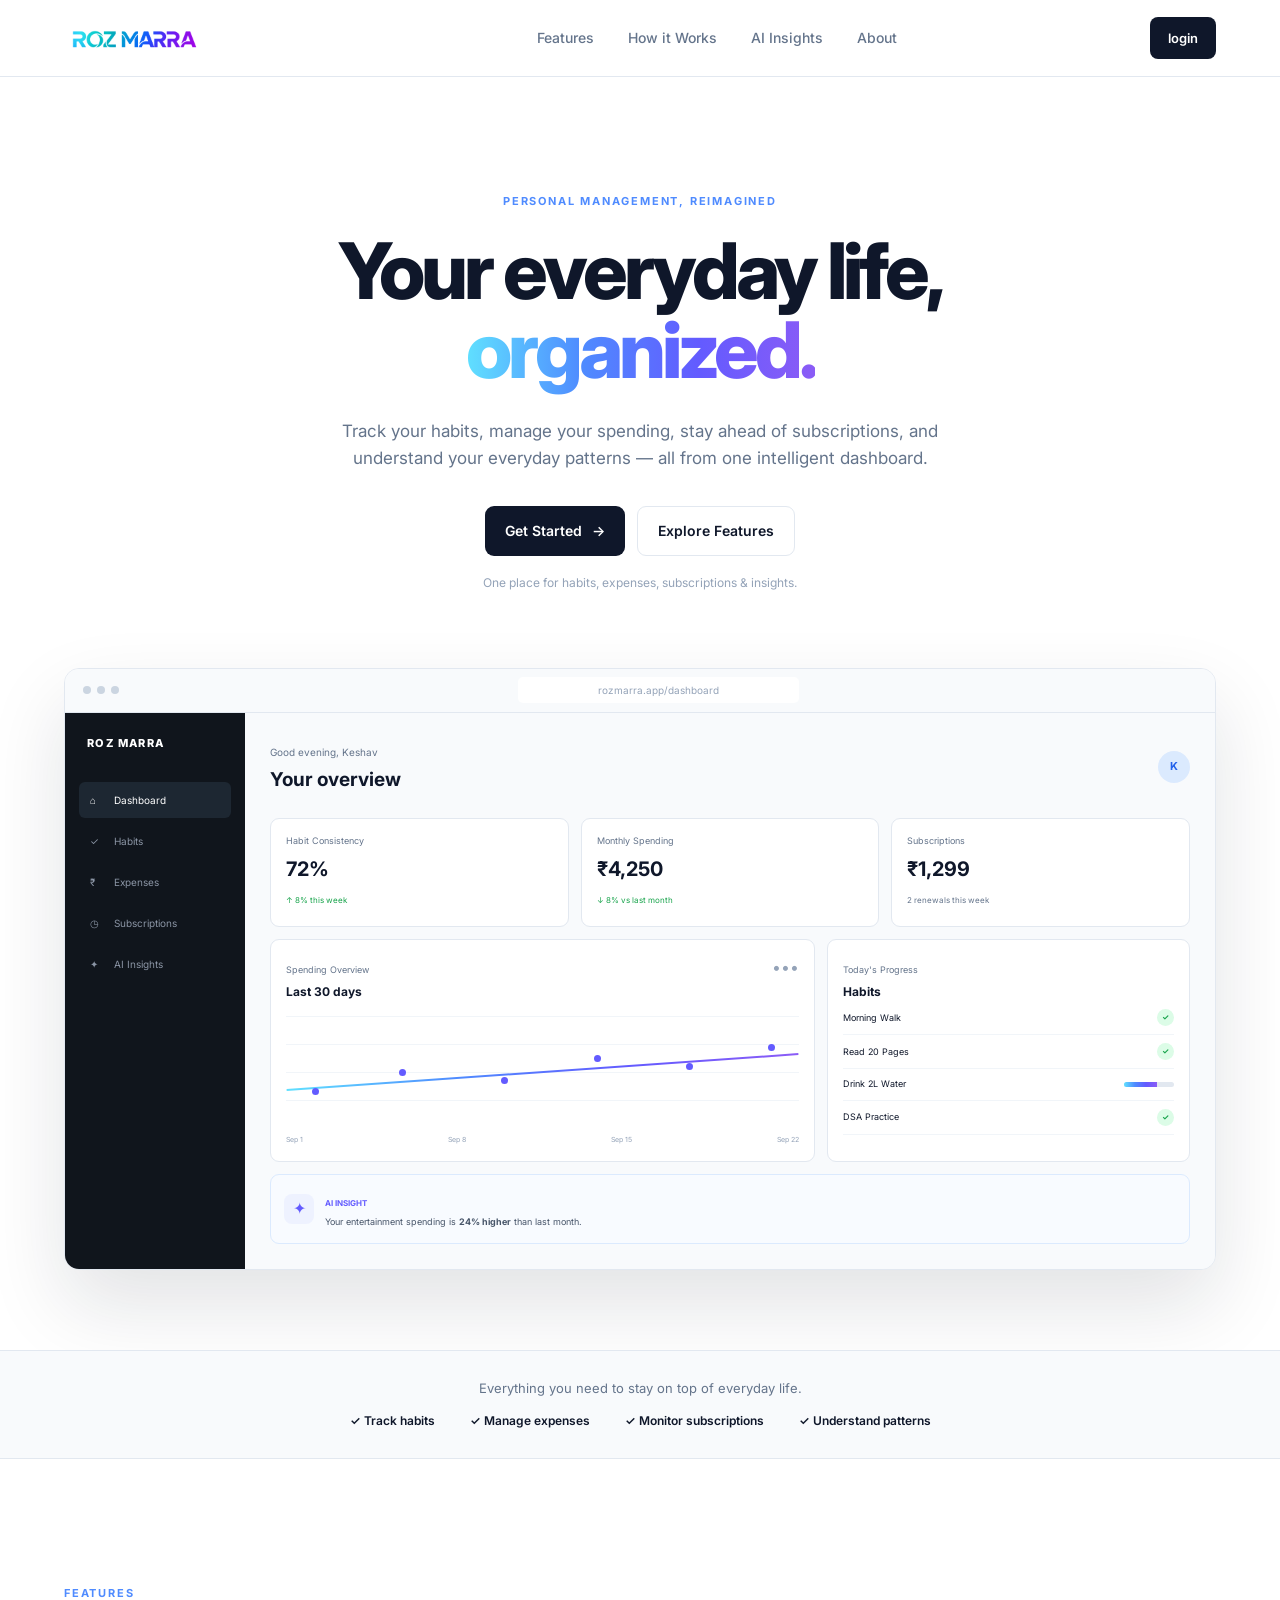
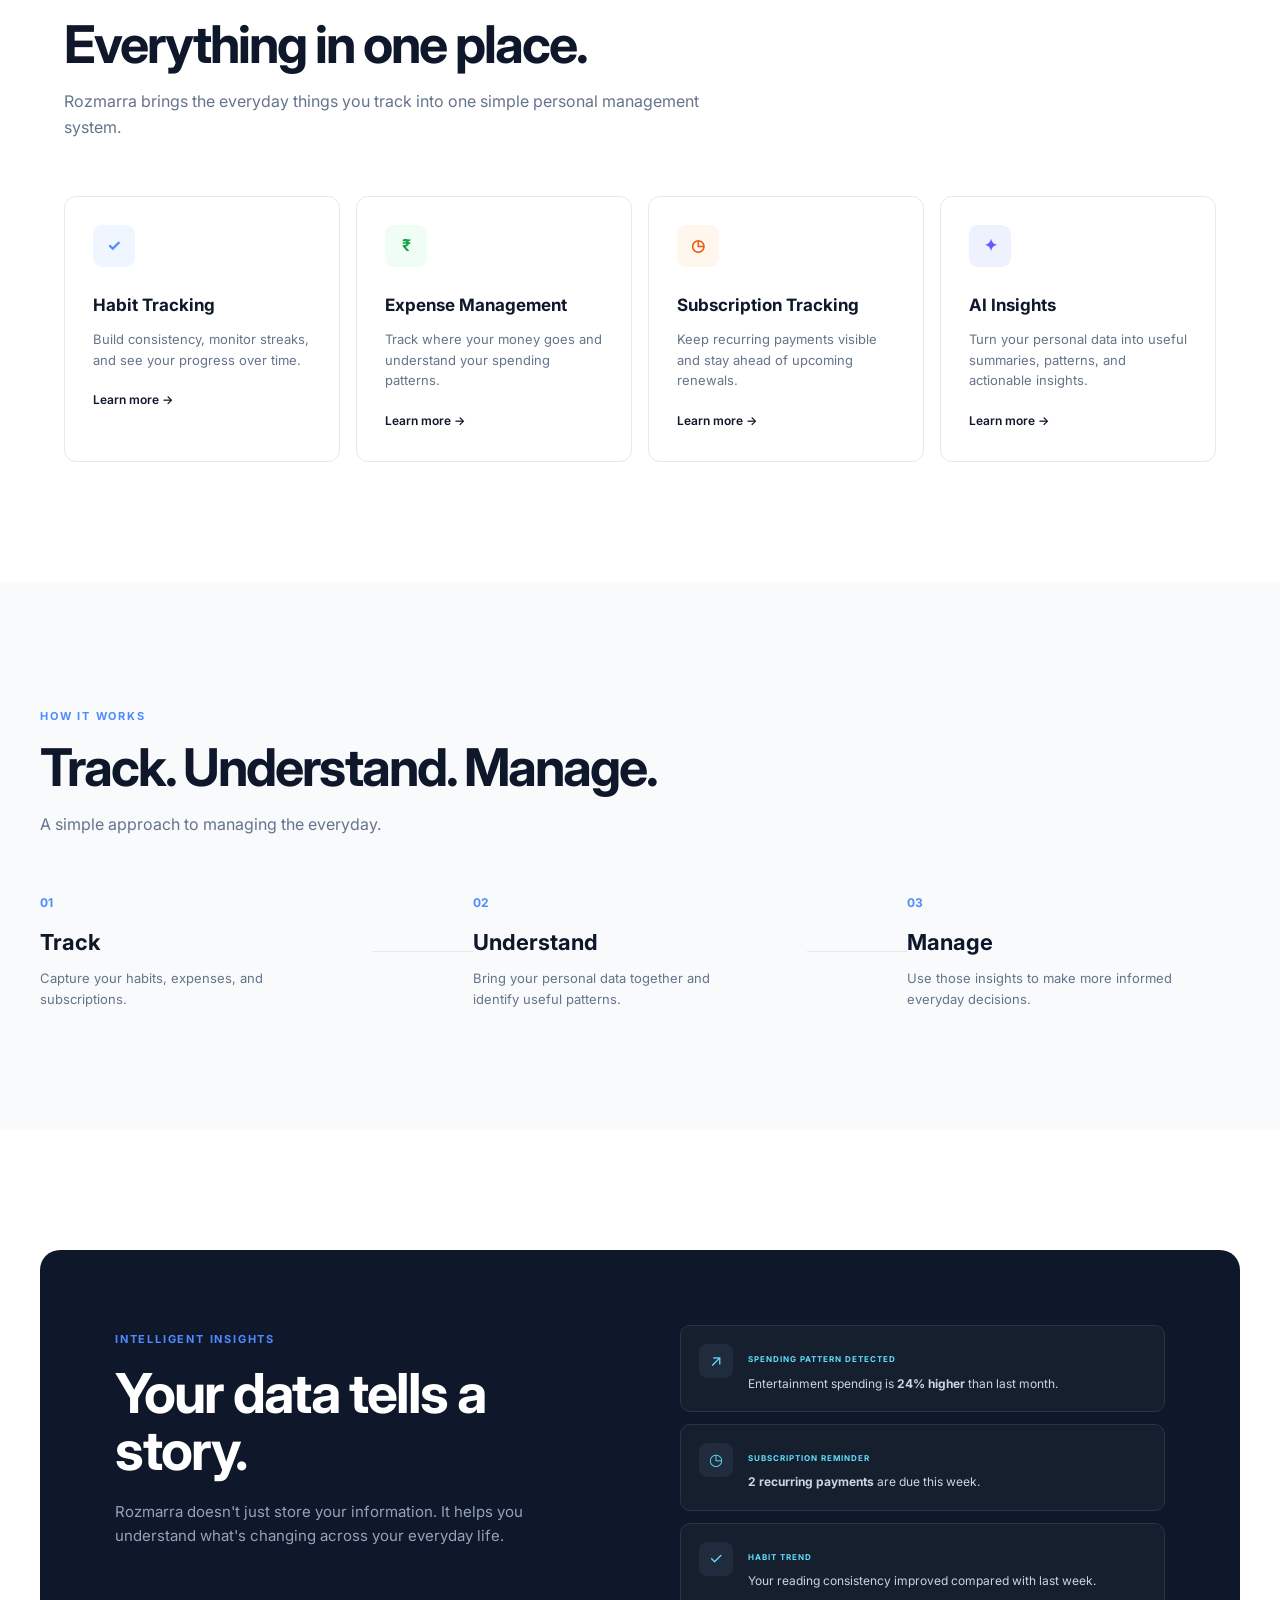
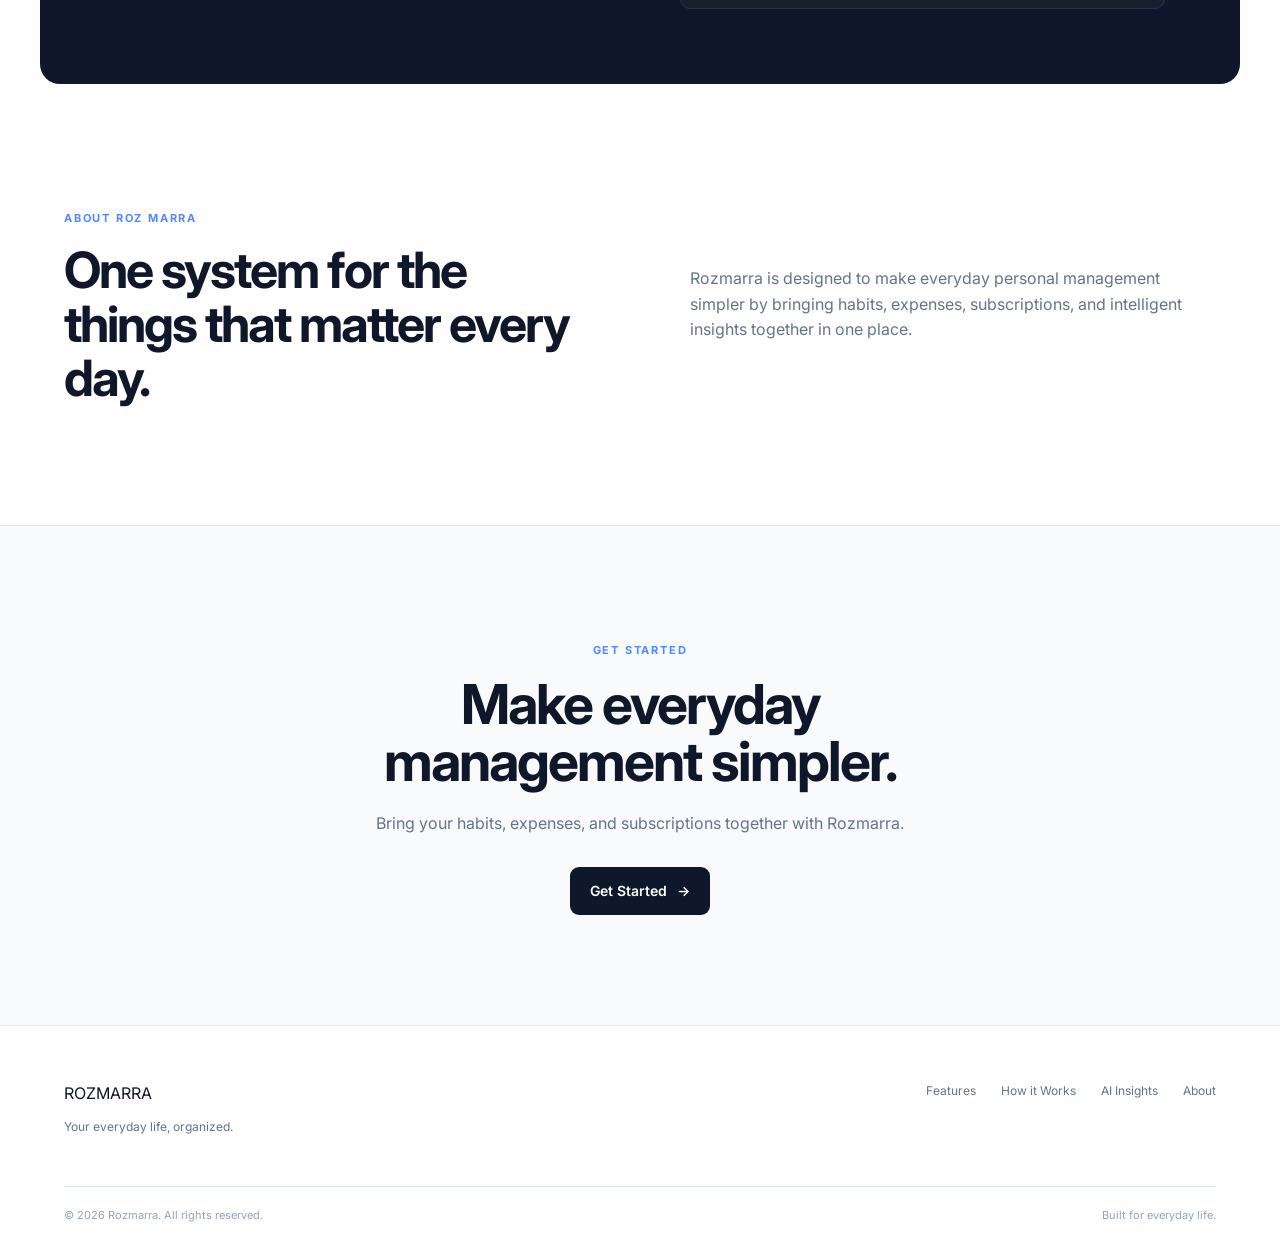
<file: frontend/index.html>
<!DOCTYPE html>
<html lang="en">

<head>
    <meta charset="UTF-8">
    <meta name="viewport" content="width=device-width, initial-scale=1.0">

    <title>Rozmarra — Your everyday life, organized.</title>

    <link rel="preconnect" href="https://fonts.googleapis.com">
    <link rel="preconnect" href="https://fonts.gstatic.com" crossorigin>
    <link href="https://fonts.googleapis.com/css2?family=Inter:wght@400;500;600;700;800&display=swap" rel="stylesheet">

    <link rel="stylesheet" href="css/style.css">
    <link rel="stylesheet" href="css/global.css">

</head>

<body>

    <!-- NAVBAR -->
    <header class="navbar">
        <div class="nav-container">
            <a href="#" class="logo">
                <img src="assets/logo/Project logo.png" alt="Rozmarra Logo">
            </a>

            <nav class="nav-links">
                <a href="#features">Features</a>
                <a href="#how-it-works">How it Works</a>
                <a href="#ai-insights">AI Insights</a>
                <a href="#about">About</a>
            </nav>

            <a href="#get-started" class="nav-btn">
                    login
            </a>

            <button class="menu-btn" id="menuBtn">
                ☰
            </button>

        </div>
    </header>


    <main>

        <!-- HERO -->
        <section class="hero">

            <div class="hero-content">

                <div class="eyebrow">
                    PERSONAL MANAGEMENT, REIMAGINED
                </div>

                <h1>
                    Your everyday life,
                    <span>organized.</span>
                </h1>

                <p class="hero-text">
                    Track your habits, manage your spending, stay ahead of
                    subscriptions, and understand your everyday patterns —
                    all from one intelligent dashboard.
                </p>

                <div class="hero-buttons">
                    <a href="#get-started" class="primary-btn">
                        Get Started
                        <span>→</span>
                    </a>

                    <a href="#features" class="secondary-btn">
                        Explore Features
                    </a>
                </div>

                <p class="hero-note">
                    One place for habits, expenses, subscriptions & insights.
                </p>

            </div>


            <!-- PRODUCT PREVIEW -->
            <div class="product-wrapper">

                <div class="browser-window">

                    <div class="browser-top">
                        <div class="browser-dots">
                            <i></i>
                            <i></i>
                            <i></i>
                        </div>

                        <div class="browser-address">
                            rozmarra.app/dashboard
                        </div>
                    </div>

                    <div class="dashboard-preview">

                        <!-- SIDEBAR -->
                        <aside class="preview-sidebar">

                            <div class="preview-logo">
                                ROZ MARRA
                            </div>

                            <div class="preview-nav active">
                                <span>⌂</span>
                                Dashboard
                            </div>

                            <div class="preview-nav">
                                <span>✓</span>
                                Habits
                            </div>

                            <div class="preview-nav">
                                <span>₹</span>
                                Expenses
                            </div>

                            <div class="preview-nav">
                                <span>◷</span>
                                Subscriptions
                            </div>

                            <div class="preview-nav">
                                <span>✦</span>
                                AI Insights
                            </div>

                        </aside>


                        <!-- DASHBOARD -->
                        <div class="preview-main">

                            <div class="preview-header">
                                <div>
                                    <small>Good evening, Keshav</small>
                                    <h3>Your overview</h3>
                                </div>

                                <div class="avatar">K</div>
                            </div>


                            <!-- STAT CARDS -->
                            <div class="preview-stats">

                                <div class="stat-card">
                                    <small>Habit Consistency</small>
                                    <strong>72%</strong>
                                    <span class="positive">
                                        ↑ 8% this week
                                    </span>
                                </div>

                                <div class="stat-card">
                                    <small>Monthly Spending</small>
                                    <strong>₹4,250</strong>
                                    <span class="positive">
                                        ↓ 8% vs last month
                                    </span>
                                </div>

                                <div class="stat-card">
                                    <small>Subscriptions</small>
                                    <strong>₹1,299</strong>
                                    <span>
                                        2 renewals this week
                                    </span>
                                </div>

                            </div>


                            <div class="preview-grid">

                                <!-- CHART -->
                                <div class="preview-card spending-card">

                                    <div class="card-heading">
                                        <div>
                                            <small>Spending Overview</small>
                                            <h4>Last 30 days</h4>
                                        </div>

                                        <span class="card-menu">•••</span>
                                    </div>

                                    <div class="chart">
                                        <div class="chart-line"></div>

                                        <div class="chart-point p1"></div>
                                        <div class="chart-point p2"></div>
                                        <div class="chart-point p3"></div>
                                        <div class="chart-point p4"></div>
                                        <div class="chart-point p5"></div>
                                        <div class="chart-point p6"></div>
                                    </div>

                                    <div class="chart-labels">
                                        <span>Sep 1</span>
                                        <span>Sep 8</span>
                                        <span>Sep 15</span>
                                        <span>Sep 22</span>
                                    </div>

                                </div>


                                <!-- HABITS -->
                                <div class="preview-card">

                                    <div class="card-heading">
                                        <div>
                                            <small>Today's Progress</small>
                                            <h4>Habits</h4>
                                        </div>
                                    </div>

                                    <div class="habit-row">
                                        <span>Morning Walk</span>
                                        <b class="done">✓</b>
                                    </div>

                                    <div class="habit-row">
                                        <span>Read 20 Pages</span>
                                        <b class="done">✓</b>
                                    </div>

                                    <div class="habit-row">
                                        <span>Drink 2L Water</span>
                                        <div class="mini-progress">
                                            <span></span>
                                        </div>
                                    </div>

                                    <div class="habit-row">
                                        <span>DSA Practice</span>
                                        <b class="done">✓</b>
                                    </div>

                                </div>

                            </div>


                            <!-- AI INSIGHT -->
                            <div class="ai-preview">

                                <div class="ai-icon">✦</div>

                                <div>
                                    <small>AI INSIGHT</small>
                                    <p>
                                        Your entertainment spending is
                                        <strong>24% higher</strong> than last month.
                                    </p>
                                </div>

                            </div>

                        </div>

                    </div>

                </div>

            </div>

        </section>


        <!-- VALUE STRIP -->
        <section class="value-strip">

            <p>Everything you need to stay on top of everyday life.</p>

            <div class="value-items">
                <span>✓ Track habits</span>
                <span>✓ Manage expenses</span>
                <span>✓ Monitor subscriptions</span>
                <span>✓ Understand patterns</span>
            </div>

        </section>


        <!-- FEATURES -->
        <section class="section" id="features">

            <div class="section-heading">

                <span class="section-label">FEATURES</span>

                <h2>
                    Everything in one place.
                </h2>

                <p>
                    Rozmarra brings the everyday things you track
                    into one simple personal management system.
                </p>

            </div>


            <div class="feature-grid">

                <article class="feature-card">

                    <div class="feature-icon">✓</div>

                    <h3>Habit Tracking</h3>

                    <p>
                        Build consistency, monitor streaks, and
                        see your progress over time.
                    </p>

                    <a href="#">Learn more →</a>

                </article>


                <article class="feature-card">

                    <div class="feature-icon money">₹</div>

                    <h3>Expense Management</h3>

                    <p>
                        Track where your money goes and understand
                        your spending patterns.
                    </p>

                    <a href="#">Learn more →</a>

                </article>


                <article class="feature-card">

                    <div class="feature-icon clock">◷</div>

                    <h3>Subscription Tracking</h3>

                    <p>
                        Keep recurring payments visible and stay
                        ahead of upcoming renewals.
                    </p>

                    <a href="#">Learn more →</a>

                </article>


                <article class="feature-card">

                    <div class="feature-icon ai">✦</div>

                    <h3>AI Insights</h3>

                    <p>
                        Turn your personal data into useful summaries,
                        patterns, and actionable insights.
                    </p>

                    <a href="#">Learn more →</a>

                </article>

            </div>

        </section>


        <!-- HOW IT WORKS -->
        <section class="section how-section" id="how-it-works">

            <div class="section-heading">

                <span class="section-label">HOW IT WORKS</span>

                <h2>Track. Understand. Manage.</h2>

                <p>
                    A simple approach to managing the everyday.
                </p>

            </div>


            <div class="steps">

                <div class="step">

                    <div class="step-number">01</div>

                    <h3>Track</h3>

                    <p>
                        Capture your habits, expenses,
                        and subscriptions.
                    </p>

                </div>


                <div class="step-line"></div>


                <div class="step">

                    <div class="step-number">02</div>

                    <h3>Understand</h3>

                    <p>
                        Bring your personal data together
                        and identify useful patterns.
                    </p>

                </div>


                <div class="step-line"></div>


                <div class="step">

                    <div class="step-number">03</div>

                    <h3>Manage</h3>

                    <p>
                        Use those insights to make more
                        informed everyday decisions.
                    </p>

                </div>

            </div>

        </section>


        <!-- AI SECTION -->
        <section class="ai-section" id="ai-insights">

            <div class="ai-content">

                <span class="section-label">INTELLIGENT INSIGHTS</span>

                <h2>
                    Your data tells a story.
                </h2>

                <p>
                    Rozmarra doesn't just store your information.
                    It helps you understand what's changing across
                    your everyday life.
                </p>

            </div>


            <div class="insight-list">

                <div class="insight-card">

                    <div class="insight-symbol">↗</div>

                    <div>
                        <small>SPENDING PATTERN DETECTED</small>

                        <p>
                            Entertainment spending is
                            <strong>24% higher</strong> than last month.
                        </p>
                    </div>

                </div>


                <div class="insight-card">

                    <div class="insight-symbol">◷</div>

                    <div>
                        <small>SUBSCRIPTION REMINDER</small>

                        <p>
                            <strong>2 recurring payments</strong>
                            are due this week.
                        </p>
                    </div>

                </div>


                <div class="insight-card">

                    <div class="insight-symbol">✓</div>

                    <div>
                        <small>HABIT TREND</small>

                        <p>
                            Your reading consistency improved
                            compared with last week.
                        </p>
                    </div>

                </div>

            </div>

        </section>


        <!-- ABOUT -->
        <section class="about-section" id="about">

            <div>
                <span class="section-label">ABOUT ROZ MARRA</span>

                <h2>
                    One system for the things
                    that matter every day.
                </h2>
            </div>

            <p>
                Rozmarra is designed to make everyday personal
                management simpler by bringing habits, expenses,
                subscriptions, and intelligent insights together
                in one place.
            </p>

        </section>


        <!-- CTA -->
        <section class="cta-section" id="get-started">

            <div class="cta-content">

                <span class="section-label">GET STARTED</span>

                <h2>
                    Make everyday management simpler.
                </h2>

                <p>
                    Bring your habits, expenses, and subscriptions
                    together with Rozmarra.
                </p>

                <a href="#" class="primary-btn">
                    Get Started
                    <span>→</span>
                </a>

            </div>

        </section>

    </main>


    <!-- FOOTER -->
    <footer>

        <div class="footer-top">

            <div>

                <a href="#" class="logo">
                    <span>ROZ</span> MARRA
                </a>

                <p>
                    Your everyday life, organized.
                </p>

            </div>


            <div class="footer-links">

                <a href="#features">Features</a>
                <a href="#how-it-works">How it Works</a>
                <a href="#ai-insights">AI Insights</a>
                <a href="#about">About</a>

            </div>

        </div>


        <div class="footer-bottom">
            <span>© 2026 Rozmarra. All rights reserved.</span>
            <span>Built for everyday life.</span>
        </div>

    </footer>


    <script src="js/landing.js"></script>

</body>

</html>
</file>
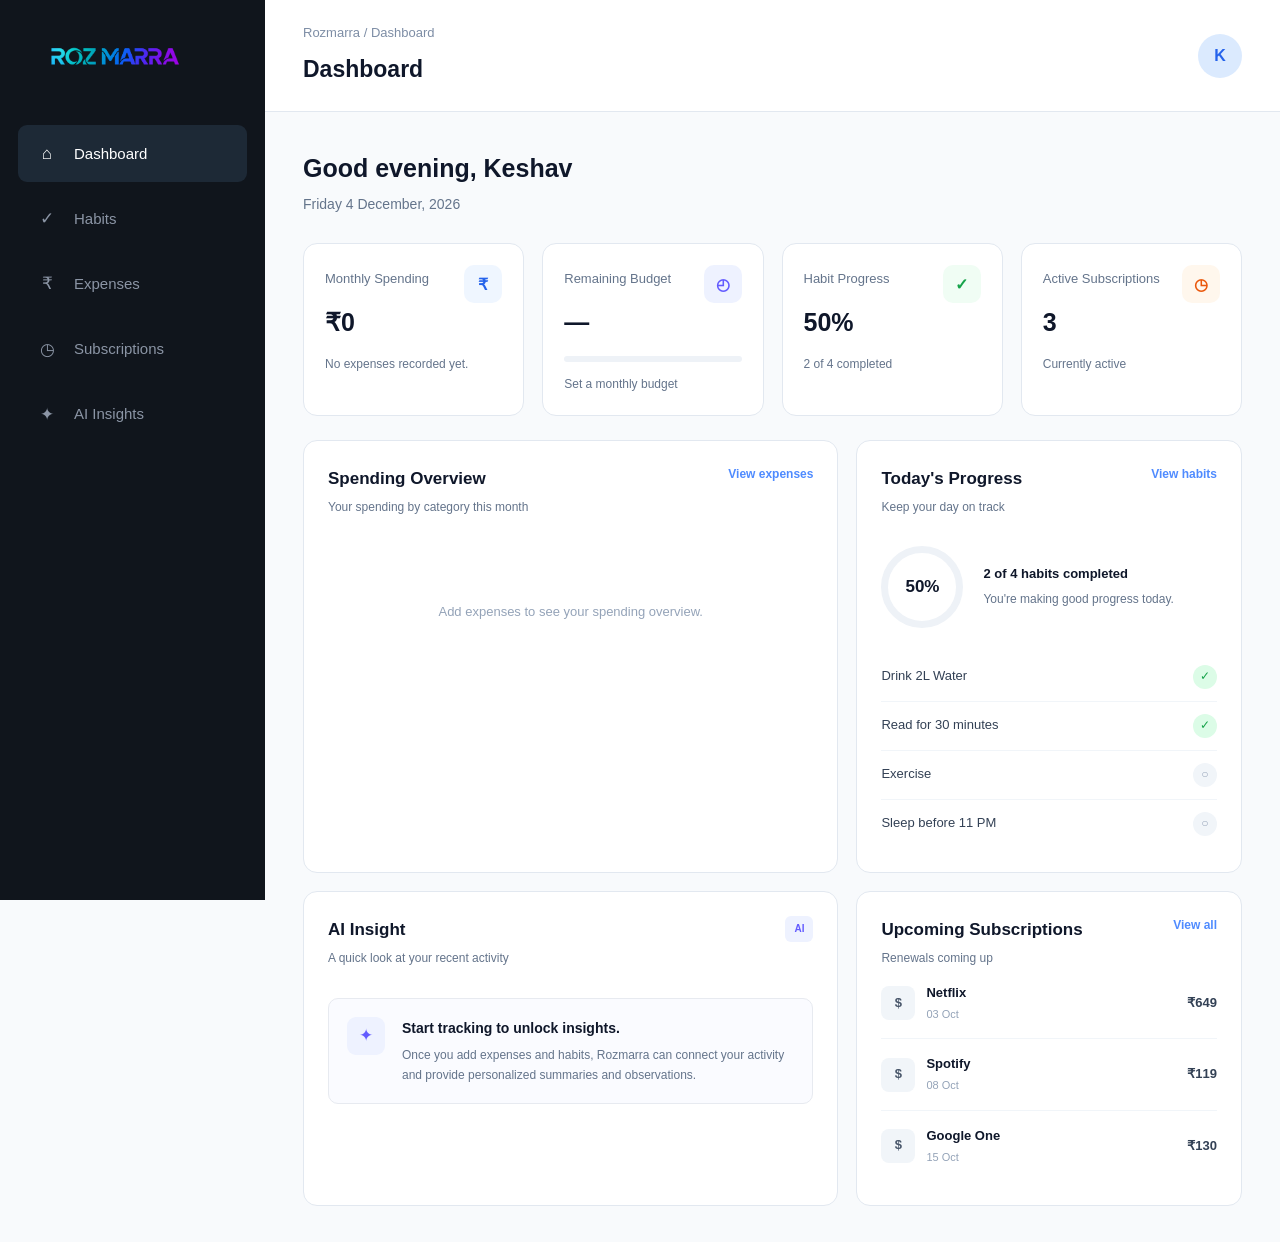
<file: frontend/dashboard.html>
<!DOCTYPE html>
<html lang="en">

<head>
    <meta charset="UTF-8">
    <meta name="viewport" content="width=device-width, initial-scale=1.0">

    <title>Rozmarra - Dashboard</title>

    <link rel="stylesheet" href="css/global.css">
    <link rel="stylesheet" href="css/dashboard.css">

    <script src="js/dashboard.js" defer></script>
</head>

<body>

<div class="app-layout">

    <!-- ================= SIDEBAR ================= -->

    <aside class="sidebar">

        <div class="sidebar-logo">
            <a href="dashboard.html" class="logo">
                <img src="assets/logo/Project logo.png" alt="Rozmarra Logo">
            </a>
        </div>


        <nav class="sidebar-nav">

            <a href="dashboard.html" class="nav-item active">
                <span class="nav-icon">⌂</span>
                <span>Dashboard</span>
            </a>

            <a href="habits.html" class="nav-item">
                <span class="nav-icon">✓</span>
                <span>Habits</span>
            </a>

            <a href="expenses.html" class="nav-item">
                <span class="nav-icon">₹</span>
                <span>Expenses</span>
            </a>

            <a href="subscriptions.html" class="nav-item">
                <span class="nav-icon">◷</span>
                <span>Subscriptions</span>
            </a>

            <a href="#" class="nav-item">
                <span class="nav-icon">✦</span>
                <span>AI Insights</span>
            </a>

        </nav>

    </aside>


    <!-- ================= MAIN CONTENT ================= -->

    <main class="main-content">

        <!-- TOP BAR -->

        <header class="topbar">

            <div>

                <div class="breadcrumb">
                    Rozmarra / Dashboard
                </div>

                <h1 class="topbar-title">
                    Dashboard
                </h1>

            </div>


            <div class="profile-avatar">
                K
            </div>

        </header>


        <!-- ================= PAGE CONTENT ================= -->

        <div class="page-content">


            <!-- ================= GREETING ================= -->

            <section class="dashboard-intro">

                <div>

                    <h2 id="greeting">
                        Good evening, Keshav
                    </h2>

                    <p id="currentDate">
                        Here's your overview for today.
                    </p>

                </div>

            </section>


            <!-- ================= OVERVIEW CARDS ================= -->

            <section class="overview-grid">


                <!-- Spending -->

                <div class="overview-card">

                    <div class="overview-card-top">

                        <div>
                            <span class="overview-label">
                                Monthly Spending
                            </span>

                            <h3 id="monthlySpending">
                                ₹0
                            </h3>
                        </div>

                        <div class="overview-icon blue">
                            ₹
                        </div>

                    </div>

                    <p id="spendingStatus">
                        No expenses recorded
                    </p>

                </div>


                <!-- Budget -->

                <div class="overview-card">

                    <div class="overview-card-top">

                        <div>
                            <span class="overview-label">
                                Remaining Budget
                            </span>

                            <h3 id="remainingBudget">
                                —
                            </h3>
                        </div>

                        <div class="overview-icon purple">
                            ◴
                        </div>

                    </div>

                    <div class="mini-progress">

                        <div
                            class="mini-progress-fill"
                            id="budgetProgress"
                        ></div>

                    </div>

                    <p id="budgetStatus">
                        Set a monthly budget
                    </p>

                </div>


                <!-- Habits -->

                <div class="overview-card">

                    <div class="overview-card-top">

                        <div>
                            <span class="overview-label">
                                Habit Progress
                            </span>

                            <h3 id="habitProgress">
                                0%
                            </h3>
                        </div>

                        <div class="overview-icon green">
                            ✓
                        </div>

                    </div>

                    <p id="habitStatus">
                        No habits recorded
                    </p>

                </div>


                <!-- Subscriptions -->

                <div class="overview-card">

                    <div class="overview-card-top">

                        <div>
                            <span class="overview-label">
                                Active Subscriptions
                            </span>

                            <h3 id="subscriptionCount">
                                0
                            </h3>
                        </div>

                        <div class="overview-icon orange">
                            ◷
                        </div>

                    </div>

                    <p id="subscriptionStatus">
                        No active subscriptions
                    </p>

                </div>

            </section>


            <!-- ================= MAIN GRID ================= -->

            <div class="dashboard-grid">


                <!-- ================= SPENDING OVERVIEW ================= -->

                <section class="dashboard-panel spending-panel">

                    <div class="panel-heading">

                        <div>

                            <h3>
                                Spending Overview
                            </h3>

                            <p>
                                Your spending by category this month
                            </p>

                        </div>

                        <a
                            href="expenses.html"
                            class="panel-link"
                        >
                            View expenses
                        </a>

                    </div>


                    <div id="spendingOverview">

                        <div class="dashboard-empty">
                            Add expenses to see your spending overview.
                        </div>

                    </div>

                </section>


                <!-- ================= TODAY'S PROGRESS ================= -->

                <section class="dashboard-panel">

                    <div class="panel-heading">

                        <div>

                            <h3>
                                Today's Progress
                            </h3>

                            <p>
                                Keep your day on track
                            </p>

                        </div>

                        <a
                            href="habits.html"
                            class="panel-link"
                        >
                            View habits
                        </a>

                    </div>


                    <div class="today-progress">

                        <div class="today-progress-circle">

                            <span id="todayPercentage">
                                0%
                            </span>

                        </div>


                        <div class="today-progress-info">

                            <strong id="todayCompleted">
                                0 of 0 habits completed
                            </strong>

                            <span id="todayMessage">
                                Add habits to start tracking your progress.
                            </span>

                        </div>

                    </div>


                    <div
                        class="habit-list"
                        id="todayHabitList"
                    >

                    </div>

                </section>


            </div>


            <!-- ================= LOWER GRID ================= -->

            <div class="dashboard-grid lower-grid">


                <!-- ================= AI INSIGHT ================= -->

                <section class="dashboard-panel ai-insight-panel">

                    <div class="panel-heading">

                        <div>

                            <h3>
                                AI Insight
                            </h3>

                            <p>
                                A quick look at your recent activity
                            </p>

                        </div>

                        <span class="ai-badge">
                            AI
                        </span>

                    </div>


                    <div class="ai-insight-content">

                        <div class="ai-icon">
                            ✦
                        </div>

                        <div>

                            <h4 id="aiInsightTitle">
                                Your personal insight will appear here.
                            </h4>

                            <p id="aiInsightText">
                                As you use Rozmarra, your spending,
                                habits and subscriptions will come
                                together to generate useful insights.
                            </p>

                        </div>

                    </div>

                </section>


                <!-- ================= UPCOMING SUBSCRIPTIONS ================= -->

                <section class="dashboard-panel">

                    <div class="panel-heading">

                        <div>

                            <h3>
                                Upcoming Subscriptions
                            </h3>

                            <p>
                                Renewals coming up
                            </p>

                        </div>

                        <a
                            href="subscriptions.html"
                            class="panel-link"
                        >
                            View all
                        </a>

                    </div>


                    <div id="upcomingSubscriptions">

                        <div class="dashboard-empty">
                            No upcoming subscriptions.
                        </div>

                    </div>

                </section>

            </div>


        </div>

    </main>

</div>

</body>

</html>
</file>
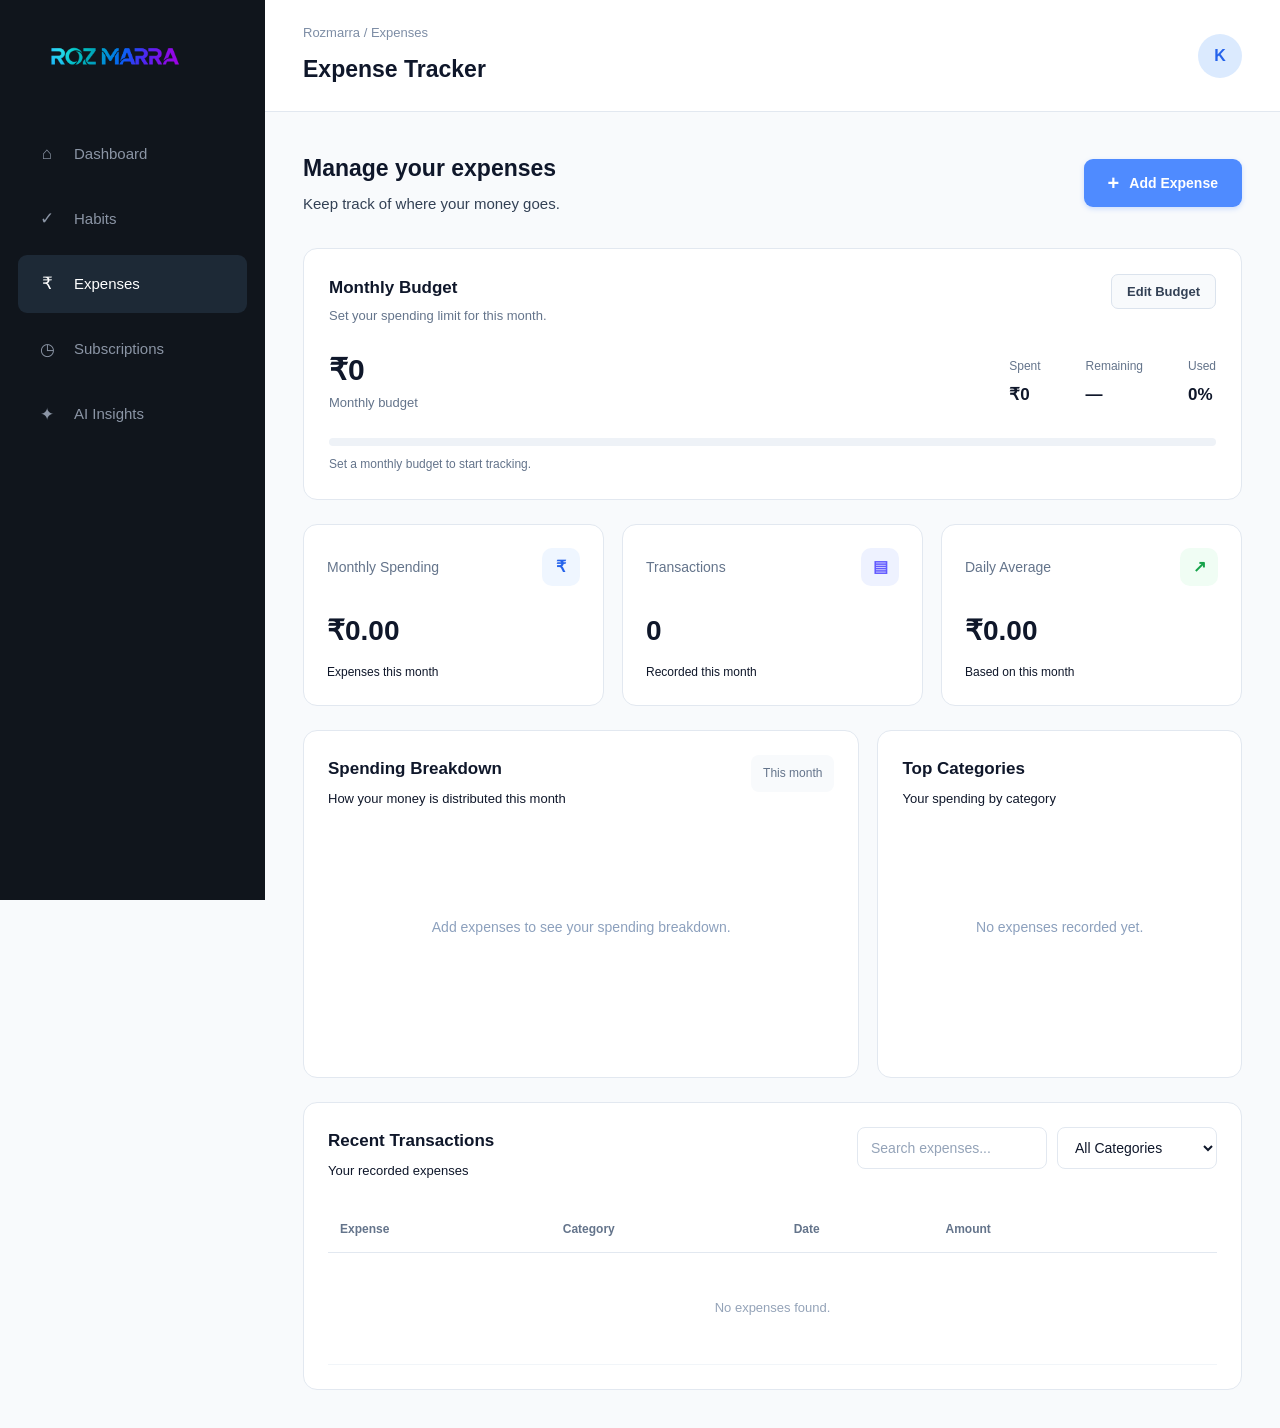
<file: frontend/expenses.html>
<!DOCTYPE html>
<html lang="en">
<head>
    <meta charset="UTF-8">
    <meta name="viewport" content="width=device-width, initial-scale=1.0">

    <title>Rozmarra - Expense Tracker</title>

    <link rel="stylesheet" href="css/global.css">
    <link rel="stylesheet" href="css/expenses.css">
    <script src="js/expenses.js" defer></script> 
</head>

<body>

<div class="app-layout">

    <!-- ================= SIDEBAR ================= -->

    <aside class="sidebar">

        <div class="sidebar-logo">
            <a href="dashboard.html" class="logo">
                <img src="assets/logo/Project logo.png" alt="Rozmarra Logo">
            </a>
        </div>

        <nav class="sidebar-nav">

            <a href="dashboard.html" class="nav-item">
                <span class="nav-icon">⌂</span>
                <span>Dashboard</span>
            </a>

            <a href="habits.html" class="nav-item">
                <span class="nav-icon">✓</span>
                <span>Habits</span>
            </a>

            <a href="expenses.html" class="nav-item active">
                <span class="nav-icon">₹</span>
                <span>Expenses</span>
            </a>

            <a href="subscriptions.html" class="nav-item">
                <span class="nav-icon">◷</span>
                <span>Subscriptions</span>
            </a>

            <a href="#" class="nav-item">
                <span class="nav-icon">✦</span>
                <span>AI Insights</span>
            </a>
        </nav>

    </aside>


    <!-- ================= MAIN CONTENT ================= -->

    <main class="main-content">

        <!-- Top Bar -->

        <header class="topbar">

            <div>
                <div class="breadcrumb">
                    Rozmarra / Expenses
                </div>

                <h1 class="topbar-title">
                    Expense Tracker
                </h1>
            </div>

            <div class="profile-avatar">
                K
            </div>

        </header>


        <!-- Page Content -->

        <div class="page-content">

            <!-- Intro -->

            <div class="page-intro">

                <div>
                    <h2>Manage your expenses</h2>

                    <p>
                        Keep track of where your money goes.
                    </p>
                </div>

                <button class="add-expense-btn" id="openExpenseForm">
                    <span>+</span>
                    Add Expense
                </button>

            </div>


            <!-- ================= MONTHLY BUDGET ================= -->

            <section class="budget-panel">

                <div class="budget-header">

                    <div>
                        <h3>Monthly Budget</h3>

                        <p>
                            Set your spending limit for this month.
                        </p>
                    </div>

                    <button
                        class="edit-budget-btn"
                        id="editBudgetBtn"
                    >
                        Edit Budget
                    </button>

                </div>


                <!-- Budget Display -->

                <div class="budget-content" id="budgetContent">

                    <div class="budget-main">

                        <div class="budget-amount">
                            ₹<span id="budgetAmount">0</span>
                        </div>

                        <div class="budget-label">
                            Monthly budget
                        </div>

                    </div>


                    <div class="budget-stats">

                        <div class="budget-stat">
                            <span>Spent</span>
                            <strong id="budgetSpent">₹0</strong>
                        </div>

                        <div class="budget-stat">
                            <span id="remainingLabel">Remaining</span>
                            <strong id="budgetRemaining">₹0</strong>
                        </div>

                        <div class="budget-stat">
                            <span>Used</span>
                            <strong id="budgetPercentage">0%</strong>
                        </div>

                    </div>

                </div>


                <!-- Progress Bar -->

                <div class="budget-progress-wrapper">

                    <div class="budget-progress-track">

                        <div
                            class="budget-progress-fill"
                            id="budgetProgress"
                        ></div>

                    </div>

                    <div
                        class="budget-status"
                        id="budgetStatus"
                    >
                        Set a monthly budget to start tracking.
                    </div>

                </div>


                <!-- Budget Form -->

                <form
                    class="budget-form hidden"
                    id="budgetForm"
                >

                    <div class="budget-input-group">

                        <label for="budgetInput">
                            Monthly Budget
                        </label>

                        <div class="budget-input-wrapper">

                            <span>₹</span>

                            <input
                                type="number"
                                id="budgetInput"
                                min="1"
                                step="1"
                                placeholder="Enter your monthly budget"
                            >

                        </div>

                    </div>

                    <div class="budget-form-actions">

                        <button
                            type="button"
                            class="cancel-budget-btn"
                            id="cancelBudgetBtn"
                        >
                            Cancel
                        </button>

                        <button
                            type="submit"
                            class="save-budget-btn"
                        >
                            Save Budget
                        </button>

                    </div>

                </form>

            </section>


            <!-- ================= SUMMARY CARDS ================= -->

            <div class="summary-grid">

                <!-- Monthly Spending -->

                <div class="summary-card">

                    <div class="summary-top">

                        <span class="summary-label">
                            Monthly Spending
                        </span>

                        <div class="summary-icon blue">
                            ₹
                        </div>

                    </div>

                    <div
                        class="summary-value"
                        id="monthlySpending"
                    >
                        ₹0.00
                    </div>

                    <div class="summary-description">
                        Expenses this month
                    </div>

                </div>


                <!-- Transactions -->

                <div class="summary-card">

                    <div class="summary-top">

                        <span class="summary-label">
                            Transactions
                        </span>

                        <div class="summary-icon purple">
                            ▤
                        </div>

                    </div>

                    <div
                        class="summary-value"
                        id="transactionCount"
                    >
                        0
                    </div>

                    <div class="summary-description">
                        Recorded this month
                    </div>

                </div>


                <!-- Daily Average -->

                <div class="summary-card">

                    <div class="summary-top">

                        <span class="summary-label">
                            Daily Average
                        </span>

                        <div class="summary-icon green">
                            ↗
                        </div>

                    </div>

                    <div
                        class="summary-value"
                        id="dailyAverage"
                    >
                        ₹0.00
                    </div>

                    <div class="summary-description">
                        Based on this month
                    </div>

                </div>

            </div>


            <!-- ================= ANALYTICS ================= -->

            <div class="analytics-grid">

                <!-- Spending Breakdown -->

                <section class="panel category-chart">

                    <div class="panel-heading">

                        <div>
                            <h3>Spending Breakdown</h3>

                            <p>
                                How your money is distributed this month
                            </p>
                        </div>

                        <span class="panel-period">
                            This month
                        </span>

                    </div>

                    <div id="categoryChart">
                        <div class="empty-chart">
                            Add expenses to see your spending breakdown.
                        </div>
                    </div>

                </section>


                <!-- Top Categories -->

                <section class="panel category-list">

                    <div class="panel-heading">

                        <div>
                            <h3>Top Categories</h3>

                            <p>
                                Your spending by category
                            </p>
                        </div>

                    </div>

                    <div id="topCategories">

                        <div class="empty-chart">
                            No expenses recorded yet.
                        </div>

                    </div>

                </section>

            </div>


            <!-- ================= ADD EXPENSE FORM ================= -->

            <section
                class="panel expense-form-panel"
                id="expenseFormPanel"
            >

                <div class="panel-heading">

                    <div>
                        <h3>Add Expense</h3>

                        <p>
                            Record a new expense
                        </p>
                    </div>

                    <button
                        class="close-form"
                        id="closeExpenseForm"
                        type="button"
                    >
                        ×
                    </button>

                </div>


                <form id="expenseForm">

                    <div class="form-grid">

                        <!-- Description -->

                        <div class="form-group">

                            <label
                                class="form-label"
                                for="expenseDescription"
                            >
                                Description
                            </label>

                            <input
                                type="text"
                                id="expenseDescription"
                                class="form-input"
                                placeholder="What was it?"
                                maxlength="80"
                                required
                            >

                        </div>


                        <!-- Amount -->

                        <div class="form-group">

                            <label
                                class="form-label"
                                for="expenseAmount"
                            >
                                Amount
                            </label>

                            <input
                                type="number"
                                id="expenseAmount"
                                class="form-input"
                                placeholder="₹0"
                                min="1"
                                step="0.01"
                                required
                            >

                        </div>


                        <!-- Category -->

                        <div class="form-group">

                            <label
                                class="form-label"
                                for="expenseCategory"
                            >
                                Category
                            </label>

                            <select
                                id="expenseCategory"
                                class="form-select"
                                required
                            >
                                <option value="">
                                    Select category
                                </option>

                                <option value="Food">
                                    Food
                                </option>

                                <option value="Transport">
                                    Transport
                                </option>

                                <option value="Shopping">
                                    Shopping
                                </option>

                                <option value="Bills">
                                    Bills
                                </option>

                                <option value="Education">
                                    Education
                                </option>

                                <option value="Entertainment">
                                    Entertainment
                                </option>

                                <option value="Health">
                                    Health
                                </option>

                                <option value="Other">
                                    Other
                                </option>

                            </select>

                        </div>


                        <!-- Note -->

                        <div class="form-group note-group">

                            <label
                                class="form-label"
                                for="expenseNote"
                            >
                                Note
                                <span class="optional-label">
                                    Optional
                                </span>
                            </label>

                            <textarea
                                id="expenseNote"
                                class="form-textarea"
                                placeholder="Add some extra information about this expense..."
                                maxlength="200"
                                rows="3"
                            ></textarea>

                        </div>

                    </div>


                    <div class="form-actions">

                        <button
                            type="button"
                            class="cancel-btn"
                            id="cancelExpense"
                        >
                            Cancel
                        </button>

                        <button
                            type="submit"
                            class="save-btn"
                        >
                            Save Expense
                        </button>

                    </div>

                </form>

            </section>


            <!-- ================= RECENT TRANSACTIONS ================= -->

            <section class="panel transactions-panel">

                <div class="panel-heading">

                    <div>
                        <h3>Recent Transactions</h3>

                        <p>
                            Your recorded expenses
                        </p>
                    </div>

                    <div class="filters">

                        <input
                            type="text"
                            id="searchExpenses"
                            class="form-input search-input"
                            placeholder="Search expenses..."
                        >

                        <select
                            id="categoryFilter"
                            class="form-select filter-select"
                        >
                            <option value="all">
                                All Categories
                            </option>

                            <option value="Food">
                                Food
                            </option>

                            <option value="Transport">
                                Transport
                            </option>

                            <option value="Shopping">
                                Shopping
                            </option>

                            <option value="Bills">
                                Bills
                            </option>

                            <option value="Education">
                                Education
                            </option>

                            <option value="Entertainment">
                                Entertainment
                            </option>

                            <option value="Health">
                                Health
                            </option>

                            <option value="Other">
                                Other
                            </option>

                        </select>

                    </div>

                </div>


                <div class="table-wrapper">

                    <table class="expense-table">

                        <thead>

                            <tr>
                                <th>Expense</th>
                                <th>Category</th>
                                <th>Date</th>
                                <th>Amount</th>
                                <th></th>
                            </tr>

                        </thead>

                        <tbody id="expenseTableBody">

                            <tr>
                                <td
                                    colspan="5"
                                    class="empty-table"
                                >
                                    No expenses recorded yet.
                                </td>
                            </tr>

                        </tbody>

                    </table>

                </div>

            </section>

        </div>

    </main>

</div>

</body>
</html>
</file>
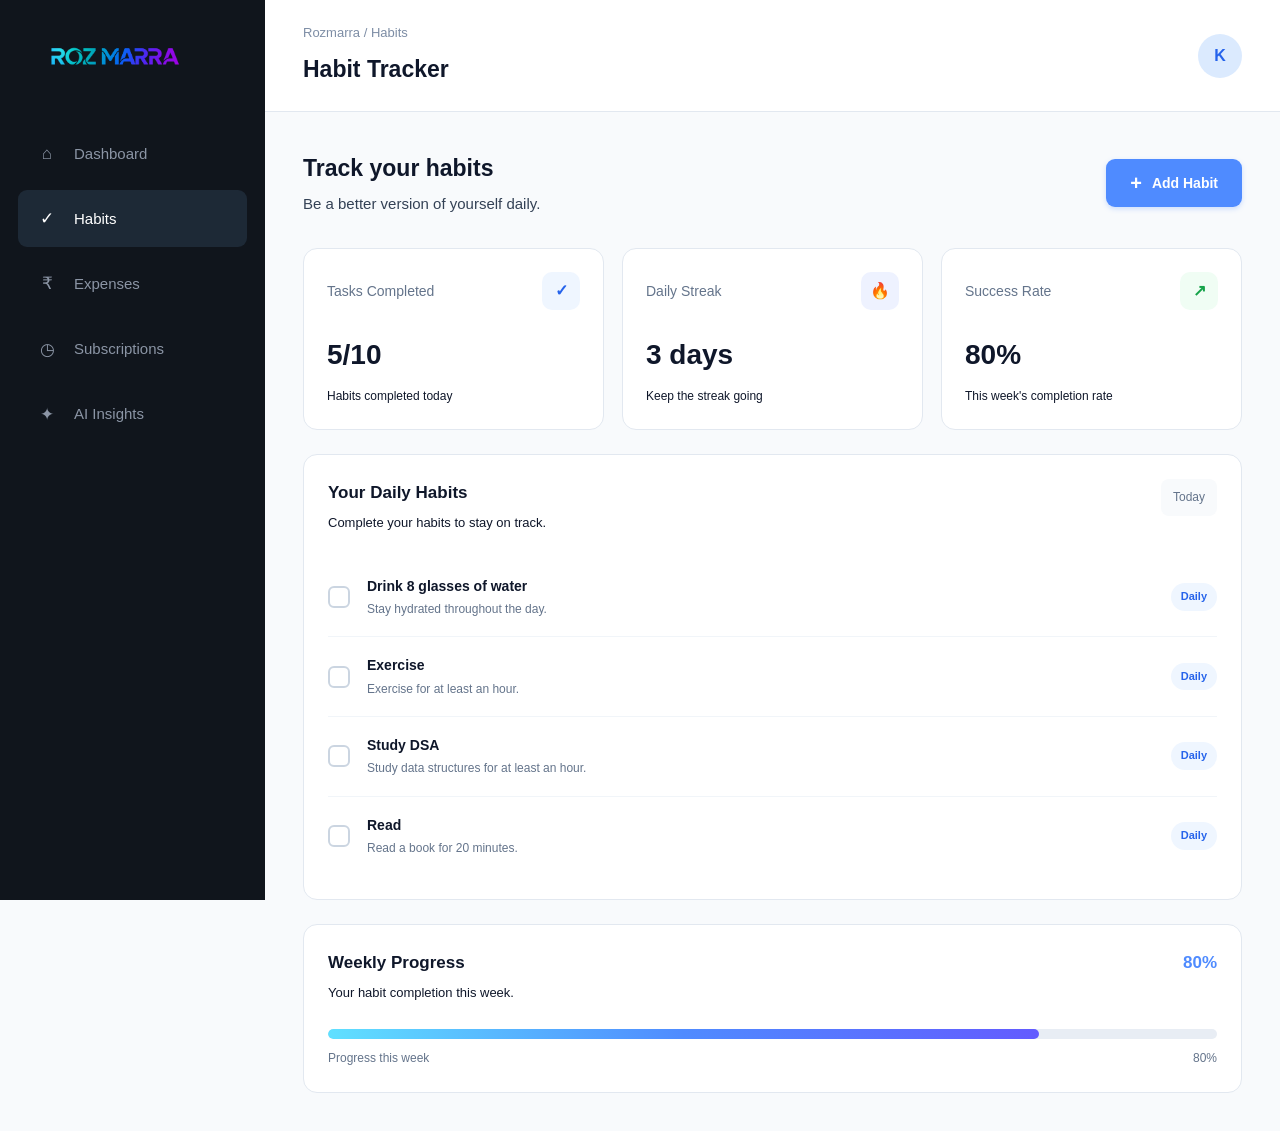
<file: frontend/habits.html>
<!DOCTYPE html>
<html lang="en">

<head>
    <meta charset="UTF-8">
    <meta name="viewport" content="width=device-width, initial-scale=1.0">

    <title>Rozmarra - Habit Tracker</title>

    <link rel="stylesheet" href="css/global.css">
    <link rel="stylesheet" href="css/habits.css">
</head>

<body>

    <div class="app-layout">

        <!-- ================= SIDEBAR ================= -->

        <aside class="sidebar">

            <div class="sidebar-logo">
                <a href="dashboard.html" class="logo">
                    <img src="assets/logo/Project logo.png" alt="Rozmarra Logo">
                </a>
            </div>

            <nav class="sidebar-nav">

                <a href="dashboard.html" class="nav-item">
                    <span class="nav-icon">⌂</span>
                    <span>Dashboard</span>
                </a>

                <a href="habits.html" class="nav-item active">
                    <span class="nav-icon">✓</span>
                    <span>Habits</span>
                </a>

                <a href="expenses.html" class="nav-item">
                    <span class="nav-icon">₹</span>
                    <span>Expenses</span>
                </a>

                <a href="subscriptions.html" class="nav-item">
                    <span class="nav-icon">◷</span>
                    <span>Subscriptions</span>
                </a>

                <a href="#" class="nav-item">
                    <span class="nav-icon">✦</span>
                    <span>AI Insights</span>
                </a>

            </nav>

        </aside>


        <!-- ================= MAIN CONTENT ================= -->

        <main class="main-content">

            <!-- TOP BAR -->

            <header class="topbar">

                <div>

                    <div class="breadcrumb">
                        Rozmarra / Habits
                    </div>

                    <h1 class="topbar-title">
                        Habit Tracker
                    </h1>

                </div>

                <div class="profile-avatar">
                    K
                </div>

            </header>


            <!-- ================= PAGE CONTENT ================= -->

            <div class="page-content">


                <!-- PAGE INTRO -->

                <div class="page-intro">

                    <div>

                        <h2>
                            Track your habits
                        </h2>

                        <p>
                            Be a better version of yourself daily.
                        </p>

                    </div>

                    <button
                        class="add-habit-btn"
                        id="openHabitForm"
                    >
                        <span>+</span>
                        Add Habit
                    </button>

                </div>


                <!-- ================= SUMMARY ================= -->

                <div class="summary-grid">


                    <!-- TASK COMPLETED -->

                    <div class="summary-card">

                        <div class="summary-top">

                            <span class="summary-label">
                                Tasks Completed
                            </span>

                            <div class="summary-icon blue">
                                ✓
                            </div>

                        </div>

                        <div class="summary-value">
                            5/10
                        </div>

                        <div class="summary-description">
                            Habits completed today
                        </div>

                    </div>


                    <!-- STREAK -->

                    <div class="summary-card">

                        <div class="summary-top">

                            <span class="summary-label">
                                Daily Streak
                            </span>

                            <div class="summary-icon purple">
                                🔥
                            </div>

                        </div>

                        <div class="summary-value">
                            3 days
                        </div>

                        <div class="summary-description">
                            Keep the streak going
                        </div>

                    </div>


                    <!-- SUCCESS RATE -->

                    <div class="summary-card">

                        <div class="summary-top">

                            <span class="summary-label">
                                Success Rate
                            </span>

                            <div class="summary-icon green">
                                ↗
                            </div>

                        </div>

                        <div class="summary-value">
                            80%
                        </div>

                        <div class="summary-description">
                            This week's completion rate
                        </div>

                    </div>

                </div>


                <!-- ================= HABITS ================= -->

                <section class="panel habits-panel">

                    <div class="panel-heading">

                        <div>

                            <h3>
                                Your Daily Habits
                            </h3>

                            <p>
                                Complete your habits to stay on track.
                            </p>

                        </div>

                        <span class="panel-period">
                            Today
                        </span>

                    </div>


                    <div class="habit-list">


                        <!-- HABIT 1 -->

                        <div class="habit-item">

                            <div class="habit-check">

                                <input
                                    type="checkbox"
                                    id="water"
                                >

                                <label for="water"></label>

                            </div>


                            <div class="habit-info">

                                <h4>
                                    Drink 8 glasses of water
                                </h4>

                                <p>
                                    Stay hydrated throughout the day.
                                </p>

                            </div>


                            <div class="habit-status">
                                Daily
                            </div>

                        </div>


                        <!-- HABIT 2 -->

                        <div class="habit-item">

                            <div class="habit-check">

                                <input
                                    type="checkbox"
                                    id="exercise"
                                >

                                <label for="exercise"></label>

                            </div>


                            <div class="habit-info">

                                <h4>
                                    Exercise
                                </h4>

                                <p>
                                    Exercise for at least an hour.
                                </p>

                            </div>


                            <div class="habit-status">
                                Daily
                            </div>

                        </div>


                        <!-- HABIT 3 -->

                        <div class="habit-item">

                            <div class="habit-check">

                                <input
                                    type="checkbox"
                                    id="dsa"
                                >

                                <label for="dsa"></label>

                            </div>


                            <div class="habit-info">

                                <h4>
                                    Study DSA
                                </h4>

                                <p>
                                    Study data structures for at least an hour.
                                </p>

                            </div>


                            <div class="habit-status">
                                Daily
                            </div>

                        </div>


                        <!-- HABIT 4 -->

                        <div class="habit-item">

                            <div class="habit-check">

                                <input
                                    type="checkbox"
                                    id="reading"
                                >

                                <label for="reading"></label>

                            </div>


                            <div class="habit-info">

                                <h4>
                                    Read
                                </h4>

                                <p>
                                    Read a book for 20 minutes.
                                </p>

                            </div>


                            <div class="habit-status">
                                Daily
                            </div>

                        </div>

                    </div>

                </section>


                <!-- ================= ADD HABIT ================= -->

                <section
                    class="panel habit-form-panel"
                    id="habitFormPanel"
                >

                    <div class="panel-heading">

                        <div>

                            <h3>
                                Add a New Habit
                            </h3>

                            <p>
                                Create a habit you want to build.
                            </p>

                        </div>

                        <button
                            class="close-form"
                            id="closeHabitForm"
                            type="button"
                        >
                            ×
                        </button>

                    </div>


                    <form id="habitForm">

                        <div class="form-grid">


                            <!-- HABIT NAME -->

                            <div class="form-group">

                                <label
                                    class="form-label"
                                    for="habitName"
                                >
                                    Habit Name
                                </label>

                                <input
                                    type="text"
                                    id="habitName"
                                    class="form-input"
                                    placeholder="e.g. Morning workout"
                                    required
                                >

                            </div>


                            <!-- DESCRIPTION -->

                            <div class="form-group">

                                <label
                                    class="form-label"
                                    for="habitDescription"
                                >
                                    Description
                                </label>

                                <input
                                    type="text"
                                    id="habitDescription"
                                    class="form-input"
                                    placeholder="Enter habit description"
                                >

                            </div>


                            <!-- FREQUENCY -->

                            <div class="form-group">

                                <label
                                    class="form-label"
                                    for="frequency"
                                >
                                    Frequency
                                </label>

                                <select
                                    id="frequency"
                                    class="form-select"
                                    required
                                >

                                    <option value="Daily">
                                        Daily
                                    </option>

                                    <option value="Weekly">
                                        Weekly
                                    </option>

                                </select>

                            </div>

                        </div>


                        <div class="form-actions">

                            <button
                                type="button"
                                class="cancel-btn"
                                id="cancelHabit"
                            >
                                Cancel
                            </button>

                            <button
                                type="submit"
                                class="save-btn"
                            >
                                Add Habit
                            </button>

                        </div>

                    </form>

                </section>


                <!-- ================= WEEKLY PROGRESS ================= -->

                <section class="panel progress-panel">

                    <div class="panel-heading">

                        <div>

                            <h3>
                                Weekly Progress
                            </h3>

                            <p>
                                Your habit completion this week.
                            </p>

                        </div>

                        <strong class="progress-value">
                            80%
                        </strong>

                    </div>


                    <div class="progress-container">

                        <div class="progress-bar">

                            <div
                                class="progress-fill"
                                style="width: 80%;"
                            ></div>

                        </div>

                    </div>


                    <div class="progress-footer">

                        <span>
                            Progress this week
                        </span>

                        <span>
                            80%
                        </span>

                    </div>

                </section>

            </div>

        </main>

    </div>

</body>
</html>
</file>
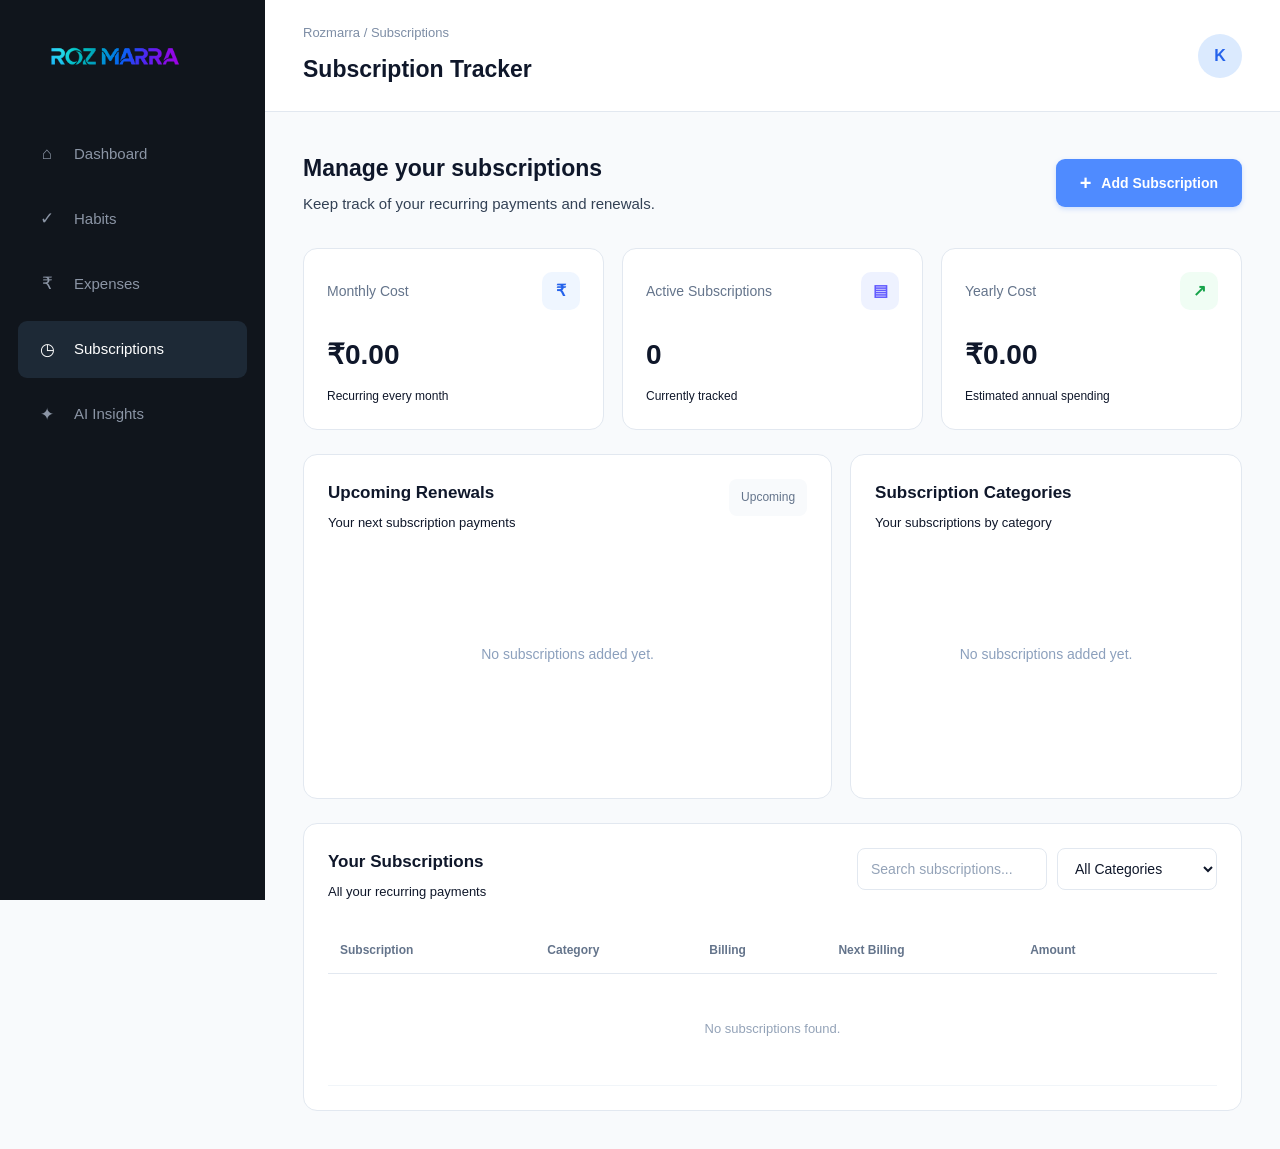
<file: frontend/subscriptions.html>
<!DOCTYPE html>
<html lang="en">

<head>
    <meta charset="UTF-8">
    <meta name="viewport" content="width=device-width, initial-scale=1.0">

    <title>Rozmarra - Subscription Tracker</title>

    <link rel="stylesheet" href="css/global.css">
    <link rel="stylesheet" href="css/subscriptions.css">

    <script src="js/subscriptions.js" defer></script>
</head>

<body>

    <div class="app-layout">

        <!-- ================= SIDEBAR ================= -->

        <aside class="sidebar">

            <div class="sidebar-logo">
                <a href="dashboard.html" class="logo">
                    <img src="assets/logo/Project logo.png" alt="Rozmarra Logo">
                </a>
            </div>

            <nav class="sidebar-nav">

                <a href="dashboard.html" class="nav-item">
                    <span class="nav-icon">⌂</span>
                    <span>Dashboard</span>
                </a>

                <a href="habits.html" class="nav-item">
                    <span class="nav-icon">✓</span>
                    <span>Habits</span>
                </a>

                <a href="expenses.html" class="nav-item">
                    <span class="nav-icon">₹</span>
                    <span>Expenses</span>
                </a>

                <a href="subscriptions.html" class="nav-item active">
                    <span class="nav-icon">◷</span>
                    <span>Subscriptions</span>
                </a>

                <a href="#" class="nav-item">
                    <span class="nav-icon">✦</span>
                    <span>AI Insights</span>
                </a>

            </nav>

        </aside>


        <!-- ================= MAIN CONTENT ================= -->

        <main class="main-content">

            <!-- TOP BAR -->

            <header class="topbar">

                <div>

                    <div class="breadcrumb">
                        Rozmarra / Subscriptions
                    </div>

                    <h1 class="topbar-title">
                        Subscription Tracker
                    </h1>

                </div>

                <div class="profile-avatar">
                    K
                </div>

            </header>


            <!-- ================= PAGE CONTENT ================= -->

            <div class="page-content">


                <!-- PAGE INTRO -->

                <div class="page-intro">

                    <div>

                        <h2>
                            Manage your subscriptions
                        </h2>

                        <p>
                            Keep track of your recurring payments and renewals.
                        </p>

                    </div>

                    <button
                        class="add-subscription-btn"
                        id="openSubscriptionForm"
                    >
                        <span>+</span>
                        Add Subscription
                    </button>

                </div>


                <!-- ================= SUMMARY CARDS ================= -->

                <div class="summary-grid">


                    <!-- MONTHLY COST -->

                    <div class="summary-card">

                        <div class="summary-top">

                            <span class="summary-label">
                                Monthly Cost
                            </span>

                            <div class="summary-icon blue">
                                ₹
                            </div>

                        </div>

                        <div
                            class="summary-value"
                            id="monthlyCost"
                        >
                            ₹0.00
                        </div>

                        <div class="summary-description">
                            Recurring every month
                        </div>

                    </div>


                    <!-- ACTIVE SUBSCRIPTIONS -->

                    <div class="summary-card">

                        <div class="summary-top">

                            <span class="summary-label">
                                Active Subscriptions
                            </span>

                            <div class="summary-icon purple">
                                ▤
                            </div>

                        </div>

                        <div
                            class="summary-value"
                            id="subscriptionCount"
                        >
                            0
                        </div>

                        <div class="summary-description">
                            Currently tracked
                        </div>

                    </div>


                    <!-- YEARLY COST -->

                    <div class="summary-card">

                        <div class="summary-top">

                            <span class="summary-label">
                                Yearly Cost
                            </span>

                            <div class="summary-icon green">
                                ↗
                            </div>

                        </div>

                        <div
                            class="summary-value"
                            id="yearlyCost"
                        >
                            ₹0.00
                        </div>

                        <div class="summary-description">
                            Estimated annual spending
                        </div>

                    </div>

                </div>


                <!-- ================= ANALYTICS ================= -->

                <div class="analytics-grid">


                    <!-- UPCOMING RENEWALS -->

                    <section class="panel upcoming-panel">

                        <div class="panel-heading">

                            <div>

                                <h3>
                                    Upcoming Renewals
                                </h3>

                                <p>
                                    Your next subscription payments
                                </p>

                            </div>

                            <span class="panel-period">
                                Upcoming
                            </span>

                        </div>


                        <div id="upcomingRenewals">

                            <div class="empty-state">
                                No subscriptions added yet.
                            </div>

                        </div>

                    </section>


                    <!-- CATEGORY BREAKDOWN -->

                    <section class="panel category-panel">

                        <div class="panel-heading">

                            <div>

                                <h3>
                                    Subscription Categories
                                </h3>

                                <p>
                                    Your subscriptions by category
                                </p>

                            </div>

                        </div>


                        <div id="categoryBreakdown">

                            <div class="empty-state">
                                No subscriptions added yet.
                            </div>

                        </div>

                    </section>

                </div>


                <!-- ================= ADD SUBSCRIPTION FORM ================= -->

                <section
                    class="panel subscription-form-panel"
                    id="subscriptionFormPanel"
                >

                    <div class="panel-heading">

                        <div>

                            <h3>
                                Add Subscription
                            </h3>

                            <p>
                                Add a recurring payment to your tracker.
                            </p>

                        </div>

                        <button
                            class="close-form"
                            id="closeSubscriptionForm"
                            type="button"
                        >
                            ×
                        </button>

                    </div>


                    <form id="subscriptionForm">

                        <div class="form-grid">


                            <!-- SERVICE NAME -->

                            <div class="form-group">

                                <label
                                    class="form-label"
                                    for="subscriptionName"
                                >
                                    Service Name
                                </label>

                                <input
                                    type="text"
                                    id="subscriptionName"
                                    class="form-input"
                                    placeholder="e.g. Netflix"
                                    maxlength="60"
                                    required
                                >

                            </div>


                            <!-- AMOUNT -->

                            <div class="form-group">

                                <label
                                    class="form-label"
                                    for="subscriptionAmount"
                                >
                                    Amount
                                </label>

                                <input
                                    type="number"
                                    id="subscriptionAmount"
                                    class="form-input"
                                    placeholder="₹0"
                                    min="1"
                                    step="0.01"
                                    required
                                >

                            </div>


                            <!-- BILLING CYCLE -->

                            <div class="form-group">

                                <label
                                    class="form-label"
                                    for="billingCycle"
                                >
                                    Billing Cycle
                                </label>

                                <select
                                    id="billingCycle"
                                    class="form-select"
                                    required
                                >

                                    <option value="">
                                        Select billing cycle
                                    </option>

                                    <option value="monthly">
                                        Monthly
                                    </option>

                                    <option value="yearly">
                                        Yearly
                                    </option>

                                </select>

                            </div>


                            <!-- CATEGORY -->

                            <div class="form-group">

                                <label
                                    class="form-label"
                                    for="subscriptionCategory"
                                >
                                    Category
                                </label>

                                <select
                                    id="subscriptionCategory"
                                    class="form-select"
                                    required
                                >

                                    <option value="">
                                        Select category
                                    </option>

                                    <option value="Entertainment">
                                        Entertainment
                                    </option>

                                    <option value="Education">
                                        Education
                                    </option>

                                    <option value="Productivity">
                                        Productivity
                                    </option>

                                    <option value="Software">
                                        Software
                                    </option>

                                    <option value="Cloud Storage">
                                        Cloud Storage
                                    </option>

                                    <option value="Gaming">
                                        Gaming
                                    </option>

                                    <option value="News">
                                        News
                                    </option>

                                    <option value="Other">
                                        Other
                                    </option>

                                </select>

                            </div>


                            <!-- NEXT BILLING DATE -->

                            <div class="form-group">

                                <label
                                    class="form-label"
                                    for="nextBillingDate"
                                >
                                    Next Billing Date
                                </label>

                                <input
                                    type="date"
                                    id="nextBillingDate"
                                    class="form-input"
                                    required
                                >

                            </div>


                            <!-- NOTE -->

                            <div class="form-group">

                                <label
                                    class="form-label"
                                    for="subscriptionNote"
                                >
                                    Note
                                    <span class="optional-label">
                                        Optional
                                    </span>
                                </label>

                                <input
                                    type="text"
                                    id="subscriptionNote"
                                    class="form-input"
                                    placeholder="Any extra information..."
                                    maxlength="200"
                                >

                            </div>

                        </div>


                        <div class="form-actions">

                            <button
                                type="button"
                                class="cancel-btn"
                                id="cancelSubscription"
                            >
                                Cancel
                            </button>

                            <button
                                type="submit"
                                class="save-btn"
                            >
                                Save Subscription
                            </button>

                        </div>

                    </form>

                </section>


                <!-- ================= ALL SUBSCRIPTIONS ================= -->

                <section class="panel subscriptions-list-panel">

                    <div class="panel-heading">

                        <div>

                            <h3>
                                Your Subscriptions
                            </h3>

                            <p>
                                All your recurring payments
                            </p>

                        </div>


                        <div class="filters">

                            <input
                                type="text"
                                id="searchSubscriptions"
                                class="form-input search-input"
                                placeholder="Search subscriptions..."
                            >


                            <select
                                id="categoryFilter"
                                class="form-select filter-select"
                            >

                                <option value="all">
                                    All Categories
                                </option>

                                <option value="Entertainment">
                                    Entertainment
                                </option>

                                <option value="Education">
                                    Education
                                </option>

                                <option value="Productivity">
                                    Productivity
                                </option>

                                <option value="Software">
                                    Software
                                </option>

                                <option value="Cloud Storage">
                                    Cloud Storage
                                </option>

                                <option value="Gaming">
                                    Gaming
                                </option>

                                <option value="News">
                                    News
                                </option>

                                <option value="Other">
                                    Other
                                </option>

                            </select>

                        </div>

                    </div>


                    <div class="table-wrapper">

                        <table class="subscription-table">

                            <thead>

                                <tr>

                                    <th>
                                        Subscription
                                    </th>

                                    <th>
                                        Category
                                    </th>

                                    <th>
                                        Billing
                                    </th>

                                    <th>
                                        Next Billing
                                    </th>

                                    <th>
                                        Amount
                                    </th>

                                    <th></th>

                                </tr>

                            </thead>


                            <tbody id="subscriptionTableBody">

                                <tr>

                                    <td
                                        colspan="6"
                                        class="empty-table"
                                    >
                                        No subscriptions added yet.
                                    </td>

                                </tr>

                            </tbody>

                        </table>

                    </div>

                </section>

            </div>

        </main>

    </div>

</body>

</html>
</file>
<file: frontend/css/style.css>
/* =========================================================
   ROZMARRA — LANDING PAGE STYLES
   ========================================================= */


/* =========================
   NAVBAR
   ========================= */

.navbar {
    position: sticky;
    top: 0;
    z-index: 100;

    background: rgba(255, 255, 255, 0.92);
    backdrop-filter: blur(15px);

    border-bottom: 1px solid var(--border);
}

.nav-container {
    max-width: 1200px;
    height: 76px;

    margin: auto;
    padding: 0 24px;

    display: flex;
    align-items: center;
    justify-content: space-between;
}

.nav-links {
    display: flex;
    gap: 34px;
    margin-left: 80px;
}

.nav-links a {
    color: var(--text-light);
    font-size: 14px;
    font-weight: 500;

    transition: 0.2s;
}

.nav-links a:hover {
    color: var(--text);
}

.nav-btn {
    padding: 11px 18px;

    border-radius: 8px;

    background: var(--text);
    color: white;

    font-size: 13px;
    font-weight: 600;

    transition: 0.2s;
}

.nav-btn:hover {
    transform: translateY(-1px);
    background: #1e293b;
}

.menu-btn {
    display: none;

    border: 0;
    background: transparent;

    font-size: 22px;
    cursor: pointer;
}


/* =========================
   HERO
   ========================= */

.hero {
    max-width: 1200px;

    margin: auto;
    padding: 110px 24px 80px;
}

.hero-content {
    max-width: 760px;

    margin: auto;

    text-align: center;
}

.eyebrow,
.section-label {
    display: inline-block;

    font-size: 11px;
    font-weight: 700;
    letter-spacing: 1.8px;

    color: var(--blue);
}

.hero h1 {
    margin-top: 18px;

    font-size: clamp(48px, 7vw, 78px);
    line-height: 1.02;

    letter-spacing: -4px;
    font-weight: 800;
}

.hero h1 span {
    background: var(--gradient);

    background-clip: text;
    -webkit-background-clip: text;

    color: transparent;
}

.hero-text {
    max-width: 650px;

    margin: 28px auto 0;

    color: var(--text-light);
    font-size: 17px;
}

.hero-buttons {
    margin-top: 34px;

    display: flex;
    justify-content: center;

    gap: 12px;
}

.primary-btn,
.secondary-btn {
    display: inline-flex;
    align-items: center;
    justify-content: center;

    gap: 10px;

    padding: 13px 20px;

    border-radius: 9px;

    font-size: 14px;
    font-weight: 600;

    transition: 0.2s;
}

.primary-btn {
    color: white;
    background: var(--text);
}

.primary-btn:hover {
    transform: translateY(-2px);

    box-shadow: 0 10px 25px rgba(15, 23, 42, 0.15);
}

.secondary-btn {
    border: 1px solid var(--border);

    background: white;
}

.secondary-btn:hover {
    background: var(--soft-bg);
}

.hero-note {
    margin-top: 17px;

    color: var(--muted);
    font-size: 12px;
}


/* =========================
   PRODUCT PREVIEW
   ========================= */

.product-wrapper {
    margin-top: 75px;
}

.browser-window {
    overflow: hidden;

    border: 1px solid var(--border);
    border-radius: 15px;

    background: white;

    box-shadow: 0 35px 80px rgba(15, 23, 42, 0.12);
}

.browser-top {
    height: 44px;
    padding: 0 18px;

    display: flex;
    align-items: center;

    background: #f8fafc;

    border-bottom: 1px solid var(--border);
}

.browser-dots {
    display: flex;
    gap: 6px;
}

.browser-dots i {
    width: 8px;
    height: 8px;

    border-radius: 50%;

    background: #cbd5e1;
}

.browser-address {
    margin: auto;

    padding: 5px 80px;

    border-radius: 5px;

    background: white;
    color: var(--muted);

    font-size: 10px;
}

.dashboard-preview {
    display: flex;

    min-height: 480px;

    background: #f8fafc;
}

.preview-sidebar {
    width: 180px;
    padding: 22px 14px;

    background: #10151c;
    color: white;
}

.preview-logo {
    margin: 0 8px 30px;

    font-size: 11px;
    font-weight: 800;

    letter-spacing: 1.4px;
}

.preview-nav {
    padding: 10px 11px;
    margin-bottom: 5px;

    display: flex;
    align-items: center;

    gap: 9px;

    border-radius: 6px;

    color: #8b95a5;
    font-size: 10px;
}

.preview-nav span {
    width: 15px;
}

.preview-nav.active {
    background: #1d2732;
    color: white;
}

.preview-main {
    flex: 1;
    padding: 25px;
}

.preview-header {
    display: flex;

    justify-content: space-between;
    align-items: center;
}

.preview-header small {
    color: #64748b;
    font-size: 10px;
}

.preview-header h3 {
    font-size: 19px;
    margin-top: 2px;
}

.avatar {
    width: 32px;
    height: 32px;

    display: grid;
    place-items: center;

    border-radius: 50%;

    background: #dbeafe;
    color: #2563eb;

    font-size: 11px;
    font-weight: 700;
}

.preview-stats {
    display: grid;

    grid-template-columns: repeat(3, 1fr);

    gap: 12px;

    margin-top: 22px;
}

.stat-card,
.preview-card {
    border: 1px solid #e2e8f0;
    border-radius: 9px;

    background: white;
}

.stat-card {
    padding: 15px;
}

.stat-card small {
    display: block;

    color: #64748b;
    font-size: 9px;
}

.stat-card strong {
    display: block;

    margin-top: 5px;

    font-size: 20px;
}

.stat-card span {
    font-size: 8px;
    color: #64748b;
}

.stat-card .positive {
    color: #16a34a;
}

.preview-grid {
    display: grid;

    grid-template-columns: 1.5fr 1fr;

    gap: 12px;

    margin-top: 12px;
}

.preview-card {
    padding: 15px;
}

.card-heading {
    display: flex;
    justify-content: space-between;
}

.card-heading small {
    color: #64748b;
    font-size: 9px;
}

.card-heading h4 {
    margin-top: 2px;
    font-size: 12px;
}

.card-menu {
    color: #94a3b8;
}

.chart {
    position: relative;

    height: 110px;

    margin-top: 15px;

    background:
        linear-gradient(#f1f5f9 1px, transparent 1px);

    background-size: 100% 28px;
}

.chart-line {
    position: absolute;

    left: 0;
    right: 0;

    top: 50%;

    height: 2px;

    background: var(--gradient);

    transform: rotate(-4deg);
}

.chart-point {
    position: absolute;

    width: 7px;
    height: 7px;

    border-radius: 50%;

    background: #635bff;
}

.p1 {
    left: 5%;
    top: 65%;
}

.p2 {
    left: 22%;
    top: 48%;
}

.p3 {
    left: 42%;
    top: 55%;
}

.p4 {
    left: 60%;
    top: 35%;
}

.p5 {
    left: 78%;
    top: 42%;
}

.p6 {
    left: 94%;
    top: 25%;
}

.chart-labels {
    display: flex;

    justify-content: space-between;

    margin-top: 8px;

    color: #94a3b8;
    font-size: 7px;
}

.habit-row {
    display: flex;

    align-items: center;
    justify-content: space-between;

    padding: 8px 0;

    border-bottom: 1px solid #f1f5f9;

    font-size: 9px;
}

.done {
    display: grid;
    place-items: center;

    width: 17px;
    height: 17px;

    border-radius: 50%;

    background: #dcfce7;
    color: #16a34a;

    font-size: 8px;
}

.mini-progress {
    width: 50px;
    height: 5px;

    overflow: hidden;

    border-radius: 10px;

    background: #e2e8f0;
}

.mini-progress span {
    display: block;

    width: 65%;
    height: 100%;

    background: var(--gradient);
}

.ai-preview {
    margin-top: 12px;
    padding: 13px;

    display: flex;
    align-items: center;

    gap: 11px;

    border: 1px solid #dbeafe;
    border-radius: 9px;

    background: #f8fbff;
}

.ai-icon {
    width: 30px;
    height: 30px;

    display: grid;
    place-items: center;

    border-radius: 8px;

    background: #eef2ff;
    color: #635bff;
}

.ai-preview small {
    font-size: 8px;
    font-weight: 700;

    color: #635bff;
}

.ai-preview p {
    margin-top: 2px;

    font-size: 9px;
    color: #475569;
}


/* =========================
   VALUE STRIP
   ========================= */

.value-strip {
    padding: 27px 24px;

    background: var(--soft-bg);

    border-top: 1px solid var(--border);
    border-bottom: 1px solid var(--border);

    text-align: center;
}

.value-strip p {
    color: var(--text-light);
    font-size: 13px;
}

.value-items {
    margin-top: 13px;

    display: flex;

    justify-content: center;

    gap: 35px;

    flex-wrap: wrap;

    font-size: 12px;
    font-weight: 600;
}


/* =========================
   GENERAL SECTIONS
   ========================= */

.section {
    max-width: 1200px;

    margin: auto;
    padding: 120px 24px;
}

.section-heading {
    max-width: 650px;

    margin-bottom: 55px;
}

.section-heading h2 {
    margin-top: 12px;

    font-size: clamp(35px, 5vw, 52px);

    line-height: 1.1;
    letter-spacing: -2px;
}

.section-heading p {
    margin-top: 16px;

    color: var(--text-light);
    font-size: 16px;
}


/* =========================
   FEATURES
   ========================= */

.feature-grid {
    display: grid;

    grid-template-columns: repeat(4, 1fr);

    gap: 16px;
}

.feature-card {
    padding: 28px;

    border: 1px solid var(--border);
    border-radius: 12px;

    transition: 0.25s;
}

.feature-card:hover {
    transform: translateY(-5px);

    box-shadow: var(--shadow);
}

.feature-icon {
    width: 42px;
    height: 42px;

    display: grid;
    place-items: center;

    border-radius: 9px;

    background: #eff6ff;
    color: #4f8bff;

    font-weight: 700;
}

.feature-icon.money {
    background: #f0fdf4;
    color: #16a34a;
}

.feature-icon.clock {
    background: #fff7ed;
    color: #ea580c;
}

.feature-icon.ai {
    background: #eef2ff;
    color: #635bff;
}

.feature-card h3 {
    margin-top: 25px;

    font-size: 17px;
}

.feature-card p {
    margin-top: 10px;

    color: var(--text-light);
    font-size: 13px;
}

.feature-card a {
    display: inline-block;

    margin-top: 20px;

    color: var(--text);

    font-size: 12px;
    font-weight: 600;
}


/* =========================
   HOW IT WORKS
   ========================= */

.how-section {
    max-width: none;

    background: var(--soft-bg);
}

.how-section > * {
    max-width: 1200px;

    margin-left: auto;
    margin-right: auto;
}

.steps {
    display: flex;

    align-items: center;
}

.step {
    flex: 1;
}

.step-number {
    color: var(--blue);

    font-size: 12px;
    font-weight: 700;
}

.step h3 {
    margin-top: 13px;

    font-size: 22px;
}

.step p {
    max-width: 270px;

    margin-top: 8px;

    color: var(--text-light);
    font-size: 13px;
}

.step-line {
    width: 100px;
    height: 1px;

    background: var(--border);
}


/* =========================
   AI SECTION
   ========================= */

.ai-section {
    max-width: 1200px;

    margin: 120px auto;
    padding: 75px;

    display: grid;

    grid-template-columns: 1fr 1fr;

    gap: 80px;

    border-radius: 20px;

    background: #0f172a;
    color: white;
}

.ai-content h2 {
    margin-top: 14px;

    font-size: clamp(35px, 5vw, 55px);

    line-height: 1.05;
    letter-spacing: -2px;
}

.ai-content p {
    margin-top: 20px;

    max-width: 470px;

    color: #94a3b8;
    font-size: 15px;
}

.insight-list {
    display: flex;

    flex-direction: column;

    gap: 12px;
}

.insight-card {
    padding: 18px;

    display: flex;
    align-items: flex-start;

    gap: 15px;

    border: 1px solid #273449;
    border-radius: 10px;

    background: #151f2d;
}

.insight-symbol {
    width: 34px;
    height: 34px;

    flex-shrink: 0;

    display: grid;
    place-items: center;

    border-radius: 8px;

    background: #202b3d;
    color: #60e0ff;
}

.insight-card small {
    font-size: 8px;
    font-weight: 700;

    letter-spacing: 1px;

    color: #60e0ff;
}

.insight-card p {
    margin-top: 4px;

    color: #cbd5e1;
    font-size: 12px;
}


/* =========================
   ABOUT
   ========================= */

.about-section {
    max-width: 1200px;

    margin: 120px auto;
    padding: 0 24px;

    display: grid;

    grid-template-columns: 1fr 1fr;

    gap: 100px;

    align-items: center;
}

.about-section h2 {
    margin-top: 13px;

    font-size: clamp(35px, 5vw, 50px);

    line-height: 1.08;
    letter-spacing: -2px;
}

.about-section > p {
    color: var(--text-light);

    font-size: 16px;
}


/* =========================
   CTA
   ========================= */

.cta-section {
    padding: 110px 24px;

    background: var(--soft-bg);

    border-top: 1px solid var(--border);
    border-bottom: 1px solid var(--border);

    text-align: center;
}

.cta-content {
    max-width: 650px;

    margin: auto;
}

.cta-content h2 {
    margin-top: 14px;

    font-size: clamp(35px, 5vw, 55px);

    line-height: 1.05;
    letter-spacing: -2px;
}

.cta-content p {
    margin: 20px auto 30px;

    color: var(--text-light);
}


/* =========================
   FOOTER
   ========================= */

footer {
    max-width: 1200px;

    margin: auto;
    padding: 55px 24px 25px;
}

.footer-top {
    display: flex;

    justify-content: space-between;
}

.footer-top p {
    margin-top: 10px;

    color: var(--text-light);
    font-size: 12px;
}

.footer-links {
    display: flex;

    gap: 25px;
}

.footer-links a {
    color: var(--text-light);

    font-size: 12px;
}

.footer-bottom {
    margin-top: 50px;
    padding-top: 20px;

    display: flex;

    justify-content: space-between;

    border-top: 1px solid var(--border);

    color: var(--muted);
    font-size: 11px;
}


/* =========================
   RESPONSIVE
   ========================= */

@media (max-width: 900px) {

    .nav-links {
        display: none;
    }

    .nav-btn {
        display: none;
    }

    .menu-btn {
        display: block;
    }

    .feature-grid {
        grid-template-columns: repeat(2, 1fr);
    }

    .ai-section {
        margin: 80px 24px;
        padding: 45px;

        grid-template-columns: 1fr;

        gap: 45px;
    }

    .about-section {
        grid-template-columns: 1fr;

        gap: 30px;
    }
}


@media (max-width: 700px) {

    .hero {
        padding-top: 75px;
    }

    .hero h1 {
        letter-spacing: -2px;
    }

    .hero-buttons {
        flex-direction: column;
    }

    .primary-btn,
    .secondary-btn {
        width: 100%;
    }

    .browser-address {
        padding: 5px 20px;
    }

    .preview-sidebar {
        display: none;
    }

    .preview-stats {
        grid-template-columns: 1fr;
    }

    .preview-grid {
        grid-template-columns: 1fr;
    }

    .dashboard-preview {
        min-height: auto;
    }

    .feature-grid {
        grid-template-columns: 1fr;
    }

    .steps {
        flex-direction: column;

        align-items: flex-start;

        gap: 30px;
    }

    .step-line {
        width: 1px;
        height: 35px;

        margin-left: 5px;
    }

    .ai-section {
        margin: 70px 15px;

        padding: 35px 25px;
    }

    .footer-top {
        flex-direction: column;

        gap: 30px;
    }

    .footer-links {
        flex-wrap: wrap;
    }

    .footer-bottom {
        flex-direction: column;

        gap: 8px;
    }
}
</file>
<file: frontend/css/global.css>
/* =========================================================
   ROZMARRA — GLOBAL STYLES
   Shared across the entire project
   ========================================================= */


/* =========================
   DESIGN SYSTEM
   ========================= */

:root {
    /* Backgrounds */
    --bg: #ffffff;
    --soft-bg: #f8fafc;
    --section-bg: #f1f5f9;

    /* Text */
    --text: #0f172a;
    --text-light: #64748b;
    --muted: #94a3b8;

    /* Borders */
    --border: #e2e8f0;

    /* Brand */
    --blue: #4f8bff;
    --cyan: #60e0ff;
    --indigo: #635bff;
    --purple: #8b5cf6;

    /* Brand Gradient */
    --gradient: linear-gradient(
        90deg,
        #60e0ff,
        #4f8bff,
        #635bff,
        #8b5cf6
    );

    /* Shadows */
    --shadow: 0 20px 50px rgba(15, 23, 42, 0.08);

    /* Common */
    --radius-sm: 6px;
    --radius-md: 10px;
    --radius-lg: 14px;
}


/* =========================
   RESET
   ========================= */

* {
    margin: 0;
    padding: 0;
    box-sizing: border-box;
}

html {
    scroll-behavior: smooth;
}

body {
    font-family: "Inter", -apple-system, BlinkMacSystemFont, "Segoe UI",
        Roboto, Helvetica, Arial, sans-serif;

    color: var(--text);
    background: var(--bg);

    line-height: 1.6;

    -webkit-font-smoothing: antialiased;
}

a {
    color: inherit;
    text-decoration: none;
}

button,
input,
textarea,
select {
    font-family: inherit;
}

button {
    cursor: pointer;
}

img {
    max-width: 100%;
    display: block;
}


/* =========================
   COMMON LOGO
   ========================= */

.logo {
    display: flex;
    align-items: center;
    flex-shrink: 0;
}

.logo img {
    width: 140px;
    height: auto;
    display: block;
}


/* =========================
   COMMON BUTTONS
   ========================= */

.btn {
    display: inline-flex;
    align-items: center;
    justify-content: center;

    gap: 8px;

    padding: 10px 18px;

    border-radius: var(--radius-md);

    font-size: 14px;
    font-weight: 600;

    transition:
        background 0.2s ease,
        border-color 0.2s ease,
        color 0.2s ease,
        transform 0.2s ease,
        box-shadow 0.2s ease;
}

.btn:hover {
    transform: translateY(-1px);
}

.btn-primary {
    background: var(--blue);
    color: white;
}

.btn-primary:hover {
    background: #3f7cf0;
}

.btn-secondary {
    background: white;
    color: var(--text);

    border: 1px solid var(--border);
}

.btn-secondary:hover {
    background: var(--soft-bg);
}


/* =========================
   COMMON CARD
   ========================= */

.card {
    background: white;

    border: 1px solid var(--border);
    border-radius: var(--radius-lg);

    box-shadow: var(--shadow);
}


/* =========================
   COMMON FORM ELEMENTS
   ========================= */

.form-group {
    display: flex;
    flex-direction: column;
    gap: 7px;
}

.form-label {
    font-size: 14px;
    font-weight: 600;
    color: var(--text);
}

.form-input,
.form-select,
.form-textarea {
    width: 100%;

    padding: 11px 13px;

    border: 1px solid var(--border);
    border-radius: var(--radius-md);

    background: white;
    color: var(--text);

    outline: none;
}

.form-input:focus,
.form-select:focus,
.form-textarea:focus {
    border-color: var(--blue);

    box-shadow:
        0 0 0 3px rgba(79, 139, 255, 0.12);
}

.form-input::placeholder,
.form-textarea::placeholder {
    color: var(--muted);
}


/* =========================
   STATUS BADGES
   ========================= */

.badge {
    display: inline-flex;
    align-items: center;

    padding: 4px 9px;

    border-radius: 999px;

    font-size: 12px;
    font-weight: 600;
}

.badge-success {
    background: #f0fdf4;
    color: #16a34a;
}

.badge-warning {
    background: #fffbeb;
    color: #d97706;
}

.badge-danger {
    background: #fef2f2;
    color: #dc2626;
}

.badge-info {
    background: #eff6ff;
    color: #3b82f6;
}


/* =========================
   UTILITY CLASSES
   ========================= */

.hidden {
    display: none !important;
}

.flex {
    display: flex;
}

.items-center {
    align-items: center;
}

.justify-center {
    justify-content: center;
}

.justify-between {
    justify-content: space-between;
}

.gap-sm {
    gap: 8px;
}

.gap-md {
    gap: 16px;
}

.gap-lg {
    gap: 24px;
}


/* =========================
   DARK THEME
   For Dashboard / App
   ========================= */

.dark-theme {
    --bg: #0b0f14;
    --soft-bg: #10151c;
    --section-bg: #151b23;

    --text: #f5f7fa;
    --text-light: #8b95a5;
    --muted: #626d7c;

    --border: #252d38;

    --shadow: 0 20px 50px rgba(0, 0, 0, 0.25);
}


/* =========================
   RESPONSIVE GLOBAL RULES
   ========================= */

@media (max-width: 768px) {

    .logo img {
        width: 120px;
    }
}

@media (max-width: 480px) {

    .logo img {
        width: 110px;
    }
}
</file>
<file: frontend/css/dashboard.css>
/* =========================================================
   ROZMARRA — DASHBOARD
   ========================================================= */


/* ================= APP LAYOUT ================= */

.app-layout {
    min-height: 100vh;
    display: flex;
    background: #f8fafc;
}


/* ================= SIDEBAR ================= */

.sidebar {
    width: 265px;
    min-height: 100vh;
    background: #10151c;
    color: #f5f7fa;
    position: fixed;
    left: 0;
    top: 0;
    bottom: 0;
    z-index: 100;
}

.sidebar-logo {
    height: 110px;
    display: flex;
    align-items: center;
    padding: 0 42px;
}

.sidebar-logo .logo img {
    width: 145px;
}

.sidebar-nav {
    display: flex;
    flex-direction: column;
    gap: 8px;
    padding: 15px 18px;
}

.nav-item {
    display: flex;
    align-items: center;
    gap: 18px;
    padding: 15px 20px;
    border-radius: 9px;
    color: #8b95a5;
    font-size: 15px;
    font-weight: 500;
    transition: 0.2s ease;
}

.nav-item:hover {
    background: #171e27;
    color: #f5f7fa;
}

.nav-item.active {
    background: #1d2936;
    color: #ffffff;
}

.nav-icon {
    width: 18px;
    text-align: center;
    font-size: 17px;
}


/* ================= MAIN ================= */

.main-content {
    margin-left: 265px;
    width: calc(100% - 265px);
    min-height: 100vh;
}

.topbar {
    height: 112px;
    background: #ffffff;
    border-bottom: 1px solid #e2e8f0;
    padding: 27px 38px;
    display: flex;
    justify-content: space-between;
    align-items: center;
}

.breadcrumb {
    color: #7d8da5;
    font-size: 13px;
    margin-bottom: 7px;
}

.topbar-title {
    font-size: 23px;
    font-weight: 700;
    color: #0f172a;
}

.profile-avatar {
    width: 44px;
    height: 44px;
    border-radius: 50%;
    background: #dbeafe;
    color: #2563eb;
    display: flex;
    align-items: center;
    justify-content: center;
    font-weight: 600;
}


/* ================= PAGE ================= */

.page-content {
    padding: 36px 38px;
}


/* ================= INTRO ================= */

.dashboard-intro {
    margin-bottom: 28px;
}

.dashboard-intro h2 {
    font-size: 25px;
    font-weight: 700;
    color: #0f172a;
    margin-bottom: 5px;
}

.dashboard-intro p {
    color: #64748b;
    font-size: 14px;
}


/* ================= OVERVIEW CARDS ================= */

.overview-grid {
    display: grid;
    grid-template-columns: repeat(4, 1fr);
    gap: 18px;
    margin-bottom: 24px;
}

.overview-card {
    background: #ffffff;
    border: 1px solid #e2e8f0;
    border-radius: 14px;
    padding: 21px;
}

.overview-card-top {
    display: flex;
    align-items: flex-start;
    justify-content: space-between;
}

.overview-label {
    font-size: 13px;
    color: #64748b;
}

.overview-card h3 {
    font-size: 25px;
    margin-top: 11px;
    color: #0f172a;
}

.overview-card > p {
    font-size: 12px;
    color: #64748b;
    margin-top: 13px;
}

.overview-icon {
    width: 38px;
    height: 38px;
    border-radius: 10px;
    display: flex;
    align-items: center;
    justify-content: center;
    font-weight: 700;
    font-size: 16px;
}

.overview-icon.blue {
    background: #eff6ff;
    color: #2563eb;
}

.overview-icon.purple {
    background: #eef2ff;
    color: #635bff;
}

.overview-icon.green {
    background: #f0fdf4;
    color: #16a34a;
}

.overview-icon.orange {
    background: #fff7ed;
    color: #ea580c;
}


/* ================= MINI BUDGET PROGRESS ================= */

.mini-progress {
    height: 6px;
    background: #eef2f7;
    border-radius: 999px;
    overflow: hidden;
    margin-top: 14px;
}

.mini-progress-fill {
    width: 0%;
    height: 100%;
    background: #4f8bff;
    border-radius: 999px;
    transition: width 0.3s ease;
}

.mini-progress-fill.warning {
    background: #f59e0b;
}

.mini-progress-fill.danger {
    background: #ef4444;
}


/* ================= DASHBOARD GRID ================= */

.dashboard-grid {
    display: grid;
    grid-template-columns: 1.25fr 0.9fr;
    gap: 18px;
    margin-bottom: 18px;
}

.lower-grid {
    margin-bottom: 0;
}


/* ================= PANELS ================= */

.dashboard-panel {
    background: #ffffff;
    border: 1px solid #e2e8f0;
    border-radius: 14px;
    padding: 24px;
    min-height: 280px;
}

.panel-heading {
    display: flex;
    justify-content: space-between;
    align-items: flex-start;
}

.panel-heading h3 {
    font-size: 17px;
    color: #0f172a;
    margin-bottom: 6px;
}

.panel-heading p {
    color: #64748b;
    font-size: 12px;
}

.panel-link {
    color: #4f8bff;
    font-size: 12px;
    font-weight: 600;
}

.panel-link:hover {
    text-decoration: underline;
}


/* ================= SPENDING OVERVIEW ================= */

.spending-panel {
    min-height: 330px;
}

.spending-category {
    margin-top: 21px;
}

.spending-category-header {
    display: flex;
    justify-content: space-between;
    align-items: center;
    margin-bottom: 8px;
}

.spending-category-name {
    font-size: 13px;
    color: #334155;
}

.spending-category-amount {
    font-size: 12px;
    color: #475569;
    font-weight: 600;
}

.spending-track {
    height: 8px;
    background: #eef2f7;
    border-radius: 999px;
    overflow: hidden;
}

.spending-fill {
    height: 100%;
    border-radius: 999px;
}


/* ================= EMPTY STATE ================= */

.dashboard-empty {
    min-height: 190px;
    display: flex;
    align-items: center;
    justify-content: center;
    text-align: center;
    color: #94a3b8;
    font-size: 13px;
}


/* ================= TODAY'S PROGRESS ================= */

.today-progress {
    display: flex;
    align-items: center;
    gap: 20px;
    margin-top: 28px;
}

.today-progress-circle {
    width: 82px;
    height: 82px;
    flex-shrink: 0;
    border-radius: 50%;
    border: 7px solid #eef2f7;
    display: flex;
    align-items: center;
    justify-content: center;
}

.today-progress-circle span {
    font-size: 17px;
    font-weight: 700;
    color: #0f172a;
}

.today-progress-info {
    display: flex;
    flex-direction: column;
    gap: 5px;
}

.today-progress-info strong {
    font-size: 13px;
    color: #0f172a;
}

.today-progress-info span {
    font-size: 12px;
    color: #64748b;
}

.habit-list {
    margin-top: 25px;
}

.habit-row {
    display: flex;
    justify-content: space-between;
    align-items: center;
    padding: 12px 0;
    border-bottom: 1px solid #f1f5f9;
}

.habit-row:last-child {
    border-bottom: none;
}

.habit-name {
    font-size: 13px;
    color: #334155;
}

.habit-check {
    width: 24px;
    height: 24px;
    border-radius: 50%;
    display: flex;
    align-items: center;
    justify-content: center;
    background: #f1f5f9;
    color: #94a3b8;
    font-size: 12px;
}

.habit-check.completed {
    background: #dcfce7;
    color: #16a34a;
}


/* ================= AI INSIGHT ================= */

.ai-insight-panel {
    min-height: 220px;
}

.ai-badge {
    background: #eef2ff;
    color: #635bff;
    padding: 5px 9px;
    border-radius: 6px;
    font-size: 10px;
    font-weight: 700;
}

.ai-insight-content {
    display: flex;
    gap: 17px;
    margin-top: 30px;
    padding: 18px;
    border: 1px solid #e7eaf0;
    border-radius: 10px;
    background: #fafbff;
}

.ai-icon {
    width: 38px;
    height: 38px;
    flex-shrink: 0;
    border-radius: 9px;
    background: #eef2ff;
    color: #635bff;
    display: flex;
    align-items: center;
    justify-content: center;
    font-size: 17px;
}

.ai-insight-content h4 {
    font-size: 14px;
    color: #0f172a;
    margin-bottom: 7px;
}

.ai-insight-content p {
    color: #64748b;
    font-size: 12px;
    line-height: 1.6;
}


/* ================= SUBSCRIPTIONS ================= */

.subscription-row {
    display: flex;
    justify-content: space-between;
    align-items: center;
    padding: 15px 0;
    border-bottom: 1px solid #f1f5f9;
}

.subscription-row:last-child {
    border-bottom: none;
}

.subscription-info {
    display: flex;
    align-items: center;
    gap: 11px;
}

.subscription-icon {
    width: 34px;
    height: 34px;
    border-radius: 8px;
    background: #f1f5f9;
    color: #475569;
    display: flex;
    align-items: center;
    justify-content: center;
    font-size: 13px;
    font-weight: 600;
}

.subscription-name {
    font-size: 13px;
    font-weight: 600;
    color: #0f172a;
}

.subscription-date {
    font-size: 11px;
    color: #94a3b8;
    margin-top: 2px;
}

.subscription-price {
    font-size: 13px;
    font-weight: 600;
    color: #334155;
}


/* ================= RESPONSIVE ================= */

@media (max-width: 1200px) {

    .overview-grid {
        grid-template-columns: repeat(2, 1fr);
    }

    .dashboard-grid {
        grid-template-columns: 1fr;
    }

}


@media (max-width: 900px) {

    .sidebar {
        width: 220px;
    }

    .main-content {
        margin-left: 220px;
        width: calc(100% - 220px);
    }

}


@media (max-width: 768px) {

    .sidebar {
        width: 75px;
    }

    .sidebar-logo {
        padding: 0 15px;
        justify-content: center;
    }

    .sidebar-logo .logo img {
        width: 45px;
        object-fit: cover;
        object-position: left;
    }

    .nav-item {
        justify-content: center;
        padding: 15px;
    }

    .nav-item span:last-child {
        display: none;
    }

    .main-content {
        margin-left: 75px;
        width: calc(100% - 75px);
    }

    .page-content {
        padding: 25px;
    }

}


@media (max-width: 600px) {

    .topbar {
        padding: 20px;
    }

    .overview-grid {
        grid-template-columns: 1fr;
    }

    .page-content {
        padding: 18px;
    }

    .dashboard-panel {
        padding: 18px;
    }

    .dashboard-intro h2 {
        font-size: 22px;
    }

}
</file>
<file: frontend/css/expenses.css>
/* =========================================================
   ROZMARRA — EXPENSE TRACKER
   ========================================================= */


/* ================= APP LAYOUT ================= */

.app-layout {
    min-height: 100vh;
    display: flex;
    background: #f8fafc;
}


/* ================= SIDEBAR ================= */

.sidebar {
    width: 265px;
    min-height: 100vh;
    background: #10151c;
    color: #f5f7fa;
    position: fixed;
    left: 0;
    top: 0;
    bottom: 0;
    z-index: 100;
}

.sidebar-logo {
    height: 110px;
    display: flex;
    align-items: center;
    padding: 0 42px;
}

.sidebar-logo .logo img {
    width: 145px;
}

.sidebar-nav {
    display: flex;
    flex-direction: column;
    gap: 8px;
    padding: 15px 18px;
}

.nav-item {
    display: flex;
    align-items: center;
    gap: 18px;
    padding: 15px 20px;
    border-radius: 9px;
    color: #8b95a5;
    font-size: 15px;
    font-weight: 500;
    transition: 0.2s ease;
}

.nav-item:hover {
    background: #171e27;
    color: #f5f7fa;
}

.nav-item.active {
    background: #1d2936;
    color: #ffffff;
}

.nav-icon {
    width: 18px;
    text-align: center;
    font-size: 17px;
}


/* ================= MAIN ================= */

.main-content {
    margin-left: 265px;
    width: calc(100% - 265px);
    min-height: 100vh;
}

.topbar {
    height: 112px;
    background: #ffffff;
    border-bottom: 1px solid #e2e8f0;
    padding: 27px 38px;
    display: flex;
    justify-content: space-between;
    align-items: center;
}

.breadcrumb {
    color: #7d8da5;
    font-size: 13px;
    margin-bottom: 7px;
}

.topbar-title {
    font-size: 23px;
    font-weight: 700;
    color: #0f172a;
}

.profile-avatar {
    width: 44px;
    height: 44px;
    border-radius: 50%;
    background: #dbeafe;
    color: #2563eb;
    display: flex;
    align-items: center;
    justify-content: center;
    font-weight: 600;
}


/* ================= PAGE CONTENT ================= */

.page-content {
    padding: 38px;
}

.page-intro {
    display: flex;
    justify-content: space-between;
    align-items: center;
    margin-bottom: 32px;
}

.page-intro h2 {
    font-size: 23px;
    margin-bottom: 5px;
    color: #0f172a;
}

.page-intro p {
    color: #334155;
    font-size: 15px;
}


/* ================= ADD EXPENSE BUTTON ================= */

.add-expense-btn {
    border: none;
    background: #4f8bff;
    color: white;
    padding: 14px 24px;
    border-radius: 9px;
    font-size: 14px;
    font-weight: 600;
    display: flex;
    align-items: center;
    gap: 10px;
    box-shadow: 0 2px 5px rgba(79, 139, 255, 0.25);
    transition: 0.2s ease;
}

.add-expense-btn:hover {
    background: #3f7cf0;
    transform: translateY(-1px);
}

.add-expense-btn span {
    font-size: 20px;
    line-height: 1;
}


/* ================= MONTHLY BUDGET ================= */

.budget-panel {
    background: #ffffff;
    border: 1px solid #e2e8f0;
    border-radius: 14px;
    padding: 25px;
    margin-bottom: 24px;
}

.budget-header {
    display: flex;
    justify-content: space-between;
    align-items: flex-start;
    margin-bottom: 25px;
}

.budget-header h3 {
    font-size: 17px;
    color: #0f172a;
    margin-bottom: 5px;
}

.budget-header p {
    font-size: 13px;
    color: #64748b;
}

.edit-budget-btn {
    border: 1px solid #dbe3ed;
    background: #f8fafc;
    color: #334155;
    padding: 9px 15px;
    border-radius: 7px;
    font-size: 13px;
    font-weight: 600;
    cursor: pointer;
    transition: 0.2s ease;
}

.edit-budget-btn:hover {
    background: #f1f5f9;
    border-color: #cbd5e1;
}

.budget-content {
    display: flex;
    justify-content: space-between;
    align-items: center;
    gap: 30px;
}

.budget-main {
    min-width: 220px;
}

.budget-amount {
    font-size: 30px;
    font-weight: 700;
    color: #0f172a;
    line-height: 1.2;
}

.budget-label {
    margin-top: 5px;
    font-size: 13px;
    color: #64748b;
}

.budget-stats {
    display: flex;
    gap: 45px;
}

.budget-stat {
    display: flex;
    flex-direction: column;
    gap: 5px;
}

.budget-stat span {
    font-size: 12px;
    color: #64748b;
}

.budget-stat strong {
    font-size: 17px;
    color: #0f172a;
}

.budget-progress-wrapper {
    margin-top: 24px;
}

.budget-progress-track {
    height: 8px;
    width: 100%;
    background: #eef2f7;
    border-radius: 999px;
    overflow: hidden;
}

.budget-progress-fill {
    height: 100%;
    width: 0%;
    background: #4f8bff;
    border-radius: 999px;
    transition: width 0.35s ease, background 0.25s ease;
}

.budget-progress-fill.warning {
    background: #f59e0b;
}

.budget-progress-fill.danger {
    background: #ef4444;
}

.budget-progress-fill.over {
    background: #dc2626;
}

.budget-status {
    margin-top: 9px;
    font-size: 12px;
    color: #64748b;
}

.budget-status.warning {
    color: #d97706;
}

.budget-status.danger {
    color: #dc2626;
}

.budget-status.over {
    color: #dc2626;
    font-weight: 600;
}


/* ================= BUDGET FORM ================= */

.budget-form {
    border-top: 1px solid #e2e8f0;
    margin-top: 23px;
    padding-top: 23px;
    display: flex;
    align-items: flex-end;
    justify-content: space-between;
    gap: 25px;
}

.budget-input-group {
    width: 350px;
}

.budget-input-group label {
    display: block;
    font-size: 13px;
    font-weight: 600;
    color: #334155;
    margin-bottom: 7px;
}

.budget-input-wrapper {
    position: relative;
}

.budget-input-wrapper span {
    position: absolute;
    left: 13px;
    top: 50%;
    transform: translateY(-50%);
    color: #64748b;
    font-weight: 600;
}

.budget-input-wrapper input {
    width: 100%;
    padding: 11px 13px 11px 32px;
    border: 1px solid #e2e8f0;
    border-radius: 8px;
    outline: none;
    font-size: 14px;
    color: #0f172a;
}

.budget-input-wrapper input:focus {
    border-color: #4f8bff;
    box-shadow: 0 0 0 3px rgba(79, 139, 255, 0.12);
}

.budget-form-actions {
    display: flex;
    gap: 10px;
}

.cancel-budget-btn,
.save-budget-btn {
    border: none;
    padding: 10px 17px;
    border-radius: 7px;
    font-size: 13px;
    font-weight: 600;
    cursor: pointer;
}

.cancel-budget-btn {
    background: #f1f5f9;
    color: #334155;
}

.save-budget-btn {
    background: #4f8bff;
    color: white;
}

.save-budget-btn:hover {
    background: #3f7cf0;
}


/* ================= SUMMARY ================= */

.summary-grid {
    display: grid;
    grid-template-columns: repeat(3, 1fr);
    gap: 18px;
    margin-bottom: 24px;
}

.summary-card {
    background: #ffffff;
    border: 1px solid #e2e8f0;
    border-radius: 14px;
    padding: 23px;
}

.summary-top {
    display: flex;
    align-items: center;
    justify-content: space-between;
}

.summary-label {
    font-size: 14px;
    color: #64748b;
}

.summary-icon {
    width: 38px;
    height: 38px;
    border-radius: 10px;
    display: flex;
    align-items: center;
    justify-content: center;
    font-weight: 700;
}

.summary-icon.blue {
    background: #eff6ff;
    color: #2563eb;
}

.summary-icon.purple {
    background: #eef2ff;
    color: #635bff;
}

.summary-icon.green {
    background: #f0fdf4;
    color: #16a34a;
}

.summary-value {
    margin-top: 23px;
    font-size: 28px;
    font-weight: 700;
    color: #0f172a;
}

.summary-description {
    margin-top: 9px;
    font-size: 12px;
    color: #0f172a;
}


/* ================= ANALYTICS ================= */

.analytics-grid {
    display: grid;
    grid-template-columns: 1.45fr 0.95fr;
    gap: 18px;
    margin-bottom: 24px;
}

.panel {
    background: #ffffff;
    border: 1px solid #e2e8f0;
    border-radius: 14px;
}

.category-chart,
.category-list {
    min-height: 348px;
    padding: 24px;
}

.panel-heading {
    display: flex;
    justify-content: space-between;
    align-items: flex-start;
}

.panel-heading h3 {
    font-size: 17px;
    color: #0f172a;
    margin-bottom: 7px;
}

.panel-heading p {
    font-size: 13px;
    color: #0f172a;
}

.panel-period {
    padding: 9px 12px;
    background: #f8fafc;
    color: #64748b;
    font-size: 12px;
    border-radius: 8px;
}

.empty-chart {
    min-height: 235px;
    display: flex;
    align-items: center;
    justify-content: center;
    color: #8ca0bd;
    font-size: 14px;
}


/* ================= CHART ================= */

.chart-row {
    display: grid;
    grid-template-columns: 120px 1fr 75px;
    align-items: center;
    gap: 15px;
    margin-top: 21px;
}

.chart-category {
    font-size: 13px;
    color: #334155;
}

.chart-track {
    height: 8px;
    background: #eef2f7;
    border-radius: 999px;
    overflow: hidden;
}

.chart-fill {
    height: 100%;
    border-radius: 999px;
}

.chart-amount {
    text-align: right;
    font-size: 13px;
    font-weight: 600;
    color: #334155;
}


/* ================= TOP CATEGORIES ================= */

.category-item {
    display: flex;
    justify-content: space-between;
    align-items: center;
    padding: 14px 0;
    border-bottom: 1px solid #f1f5f9;
}

.category-item:last-child {
    border-bottom: none;
}

.category-info {
    display: flex;
    align-items: center;
    gap: 10px;
}

.category-dot {
    width: 9px;
    height: 9px;
    border-radius: 50%;
}

.category-name {
    font-size: 13px;
    color: #334155;
}

.category-value {
    font-size: 13px;
    font-weight: 600;
    color: #0f172a;
}

.category-percent {
    font-size: 11px;
    color: #94a3b8;
    margin-left: 8px;
}


/* ================= EXPENSE FORM ================= */

.expense-form-panel {
    display: none;
    padding: 24px;
    margin-bottom: 24px;
}

.expense-form-panel.visible {
    display: block;
}

.close-form {
    width: 32px;
    height: 32px;
    border: none;
    background: #f8fafc;
    color: #64748b;
    border-radius: 7px;
    font-size: 21px;
    cursor: pointer;
}

.form-grid {
    display: grid;
    grid-template-columns: 1fr 1fr;
    gap: 20px;
    margin-top: 25px;
}

.form-group {
    display: flex;
    flex-direction: column;
    gap: 7px;
}

.form-label {
    font-size: 13px;
    font-weight: 600;
    color: #334155;
}

.form-input,
.form-select,
.form-textarea {
    width: 100%;
    padding: 11px 13px;
    border: 1px solid #e2e8f0;
    border-radius: 8px;
    background: #ffffff;
    color: #0f172a;
    font-size: 14px;
    outline: none;
    resize: vertical;
}

.form-input:focus,
.form-select:focus,
.form-textarea:focus {
    border-color: #4f8bff;
    box-shadow: 0 0 0 3px rgba(79, 139, 255, 0.12);
}

.form-textarea {
    min-height: 82px;
}

.note-group {
    grid-column: 1 / -1;
}

.optional-label {
    font-size: 11px;
    font-weight: 400;
    color: #94a3b8;
    margin-left: 4px;
}

.form-actions {
    display: flex;
    justify-content: flex-end;
    gap: 10px;
    margin-top: 24px;
}

.cancel-btn,
.save-btn {
    padding: 10px 18px;
    border-radius: 7px;
    font-size: 13px;
    font-weight: 600;
    border: none;
    cursor: pointer;
}

.cancel-btn {
    background: #f1f5f9;
    color: #334155;
}

.save-btn {
    background: #4f8bff;
    color: white;
}

.save-btn:hover {
    background: #3f7cf0;
}


/* ================= TRANSACTIONS ================= */

.transactions-panel {
    padding: 24px;
}

.filters {
    display: flex;
    gap: 10px;
}

.search-input {
    width: 190px;
}

.filter-select {
    width: 160px;
}

.table-wrapper {
    overflow-x: auto;
    margin-top: 25px;
}

.expense-table {
    width: 100%;
    border-collapse: collapse;
}

.expense-table th {
    text-align: left;
    padding: 13px 12px;
    border-bottom: 1px solid #e2e8f0;
    font-size: 12px;
    font-weight: 600;
    color: #64748b;
}

.expense-table td {
    padding: 15px 12px;
    border-bottom: 1px solid #f1f5f9;
    font-size: 13px;
    color: #334155;
}

.expense-table tbody tr:hover {
    background: #fafbfc;
}

.expense-name {
    font-weight: 600;
    color: #0f172a;
}

.expense-note {
    font-size: 11px;
    color: #94a3b8;
    margin-top: 3px;
    max-width: 300px;
    white-space: nowrap;
    overflow: hidden;
    text-overflow: ellipsis;
}

.category-tag {
    display: inline-flex;
    padding: 5px 9px;
    border-radius: 999px;
    font-size: 11px;
    font-weight: 600;
}

.delete-btn {
    border: none;
    background: transparent;
    color: #94a3b8;
    cursor: pointer;
    font-size: 15px;
}

.delete-btn:hover {
    color: #dc2626;
}

.empty-table {
    text-align: center !important;
    padding: 45px 15px !important;
    color: #94a3b8 !important;
}


/* ================= UTILITIES ================= */

.hidden {
    display: none !important;
}


/* ================= RESPONSIVE ================= */

@media (max-width: 1100px) {

    .sidebar {
        width: 220px;
    }

    .main-content {
        margin-left: 220px;
        width: calc(100% - 220px);
    }

    .summary-grid {
        grid-template-columns: 1fr 1fr;
    }

    .summary-card:last-child {
        grid-column: 1 / -1;
    }

    .analytics-grid {
        grid-template-columns: 1fr;
    }

    .budget-content {
        align-items: flex-start;
        flex-direction: column;
    }

    .budget-stats {
        width: 100%;
    }

}


@media (max-width: 768px) {

    .sidebar {
        width: 75px;
    }

    .sidebar-logo {
        padding: 0 15px;
        justify-content: center;
    }

    .sidebar-logo .logo img {
        width: 45px;
        object-fit: cover;
        object-position: left;
    }

    .nav-item {
        justify-content: center;
        padding: 15px;
    }

    .nav-item span:last-child {
        display: none;
    }

    .main-content {
        margin-left: 75px;
        width: calc(100% - 75px);
    }

    .page-content {
        padding: 25px;
    }

    .page-intro {
        align-items: flex-start;
        flex-direction: column;
        gap: 18px;
    }

    .summary-grid {
        grid-template-columns: 1fr;
    }

    .summary-card:last-child {
        grid-column: auto;
    }

    .form-grid {
        grid-template-columns: 1fr;
    }

    .note-group {
        grid-column: auto;
    }

    .filters {
        margin-top: 15px;
        flex-direction: column;
    }

    .search-input,
    .filter-select {
        width: 100%;
    }

    .panel-heading {
        flex-direction: column;
    }

    .budget-form {
        flex-direction: column;
        align-items: stretch;
    }

    .budget-input-group {
        width: 100%;
    }

}


@media (max-width: 500px) {

    .topbar {
        padding: 20px;
    }

    .topbar-title {
        font-size: 19px;
    }

    .page-content {
        padding: 18px;
    }

    .budget-panel,
    .summary-card,
    .category-chart,
    .category-list,
    .expense-form-panel,
    .transactions-panel {
        padding: 18px;
    }

    .budget-stats {
        gap: 22px;
        flex-wrap: wrap;
    }

    .budget-amount {
        font-size: 27px;
    }

}
</file>
<file: frontend/css/habits.css>
/* =========================================================
   ROZMARRA — HABIT TRACKER
   ========================================================= */


/* ================= APP LAYOUT ================= */

.app-layout {
    min-height: 100vh;
    display: flex;
    background: #f8fafc;
}


/* ================= SIDEBAR ================= */

.sidebar {
    width: 265px;
    min-height: 100vh;
    background: #10151c;
    color: #f5f7fa;
    position: fixed;
    left: 0;
    top: 0;
    bottom: 0;
    z-index: 100;
}

.sidebar-logo {
    height: 110px;
    display: flex;
    align-items: center;
    padding: 0 42px;
}

.sidebar-logo .logo img {
    width: 145px;
}

.sidebar-nav {
    display: flex;
    flex-direction: column;
    gap: 8px;
    padding: 15px 18px;
}

.nav-item {
    display: flex;
    align-items: center;
    gap: 18px;
    padding: 15px 20px;
    border-radius: 9px;
    color: #8b95a5;
    font-size: 15px;
    font-weight: 500;
    transition: 0.2s ease;
}

.nav-item:hover {
    background: #171e27;
    color: #f5f7fa;
}

.nav-item.active {
    background: #1d2936;
    color: #ffffff;
}

.nav-icon {
    width: 18px;
    text-align: center;
    font-size: 17px;
}


/* ================= MAIN ================= */

.main-content {
    margin-left: 265px;
    width: calc(100% - 265px);
    min-height: 100vh;
}

.topbar {
    height: 112px;
    background: #ffffff;
    border-bottom: 1px solid #e2e8f0;
    padding: 27px 38px;
    display: flex;
    justify-content: space-between;
    align-items: center;
}

.breadcrumb {
    color: #7d8da5;
    font-size: 13px;
    margin-bottom: 7px;
}

.topbar-title {
    font-size: 23px;
    font-weight: 700;
    color: #0f172a;
}

.profile-avatar {
    width: 44px;
    height: 44px;
    border-radius: 50%;
    background: #dbeafe;
    color: #2563eb;
    display: flex;
    align-items: center;
    justify-content: center;
    font-weight: 600;
}


/* ================= PAGE CONTENT ================= */

.page-content {
    padding: 38px;
}

.page-intro {
    display: flex;
    justify-content: space-between;
    align-items: center;
    margin-bottom: 32px;
}

.page-intro h2 {
    font-size: 23px;
    margin-bottom: 5px;
    color: #0f172a;
}

.page-intro p {
    color: #334155;
    font-size: 15px;
}


/* ================= ADD HABIT BUTTON ================= */

.add-habit-btn {
    border: none;
    background: #4f8bff;
    color: white;
    padding: 14px 24px;
    border-radius: 9px;
    font-size: 14px;
    font-weight: 600;
    display: flex;
    align-items: center;
    gap: 10px;
    box-shadow: 0 2px 5px rgba(79, 139, 255, 0.25);
    transition: 0.2s ease;
}

.add-habit-btn:hover {
    background: #3f7cf0;
    transform: translateY(-1px);
}

.add-habit-btn span {
    font-size: 20px;
    line-height: 1;
}


/* ================= SUMMARY ================= */

.summary-grid {
    display: grid;
    grid-template-columns: repeat(3, 1fr);
    gap: 18px;
    margin-bottom: 24px;
}

.summary-card {
    background: #ffffff;
    border: 1px solid #e2e8f0;
    border-radius: 14px;
    padding: 23px;
}

.summary-top {
    display: flex;
    align-items: center;
    justify-content: space-between;
}

.summary-label {
    font-size: 14px;
    color: #64748b;
}

.summary-icon {
    width: 38px;
    height: 38px;
    border-radius: 10px;
    display: flex;
    align-items: center;
    justify-content: center;
    font-weight: 700;
}

.summary-icon.blue {
    background: #eff6ff;
    color: #2563eb;
}

.summary-icon.purple {
    background: #eef2ff;
    color: #635bff;
}

.summary-icon.green {
    background: #f0fdf4;
    color: #16a34a;
}

.summary-value {
    margin-top: 23px;
    font-size: 28px;
    font-weight: 700;
    color: #0f172a;
}

.summary-description {
    margin-top: 9px;
    font-size: 12px;
    color: #0f172a;
}


/* ================= PANEL ================= */

.panel {
    background: #ffffff;
    border: 1px solid #e2e8f0;
    border-radius: 14px;
}

.panel-heading {
    display: flex;
    justify-content: space-between;
    align-items: flex-start;
}

.panel-heading h3 {
    font-size: 17px;
    color: #0f172a;
    margin-bottom: 7px;
}

.panel-heading p {
    font-size: 13px;
    color: #0f172a;
}

.panel-period {
    padding: 9px 12px;
    background: #f8fafc;
    color: #64748b;
    font-size: 12px;
    border-radius: 8px;
}


/* ================= HABITS ================= */

.habits-panel {
    padding: 24px;
    margin-bottom: 24px;
}

.habit-list {
    margin-top: 24px;
}

.habit-item {
    display: flex;
    align-items: center;
    gap: 17px;
    padding: 17px 0;
    border-bottom: 1px solid #f1f5f9;
}

.habit-item:last-child {
    border-bottom: none;
}

.habit-check {
    position: relative;
    width: 22px;
    height: 22px;
    flex-shrink: 0;
}

.habit-check input {
    position: absolute;
    opacity: 0;
    width: 22px;
    height: 22px;
    cursor: pointer;
    z-index: 2;
}

.habit-check label {
    position: absolute;
    inset: 0;
    width: 22px;
    height: 22px;
    border: 2px solid #cbd5e1;
    border-radius: 6px;
    cursor: pointer;
    transition: 0.2s ease;
}

.habit-check input:hover + label {
    border-color: #4f8bff;
}

.habit-check input:checked + label {
    background: #4f8bff;
    border-color: #4f8bff;
}

.habit-check input:checked + label::after {
    content: "✓";
    position: absolute;
    color: white;
    font-size: 14px;
    font-weight: 700;
    left: 3px;
    top: -1px;
}

.habit-info {
    flex: 1;
}

.habit-info h4 {
    font-size: 14px;
    color: #0f172a;
    font-weight: 600;
    margin-bottom: 3px;
}

.habit-info p {
    font-size: 12px;
    color: #64748b;
}

.habit-status {
    padding: 5px 10px;
    background: #eff6ff;
    color: #2563eb;
    border-radius: 999px;
    font-size: 11px;
    font-weight: 600;
}


/* ================= ADD HABIT FORM ================= */

.habit-form-panel {
    display: none;
    padding: 24px;
    margin-bottom: 24px;
}

.habit-form-panel.visible {
    display: block;
}

.close-form {
    width: 32px;
    height: 32px;
    border: none;
    background: #f8fafc;
    color: #64748b;
    border-radius: 7px;
    font-size: 21px;
    cursor: pointer;
}

.form-grid {
    display: grid;
    grid-template-columns: 1fr 1fr 220px;
    gap: 20px;
    margin-top: 25px;
}

.form-group {
    display: flex;
    flex-direction: column;
    gap: 7px;
}

.form-label {
    font-size: 13px;
    font-weight: 600;
    color: #334155;
}

.form-input,
.form-select {
    width: 100%;
    padding: 11px 13px;
    border: 1px solid #e2e8f0;
    border-radius: 8px;
    background: #ffffff;
    color: #0f172a;
    font-size: 14px;
    outline: none;
}

.form-input:focus,
.form-select:focus {
    border-color: #4f8bff;
    box-shadow: 0 0 0 3px rgba(79, 139, 255, 0.12);
}

.form-actions {
    display: flex;
    justify-content: flex-end;
    gap: 10px;
    margin-top: 24px;
}

.cancel-btn,
.save-btn {
    padding: 10px 18px;
    border-radius: 7px;
    font-size: 13px;
    font-weight: 600;
    border: none;
    cursor: pointer;
}

.cancel-btn {
    background: #f1f5f9;
    color: #334155;
}

.save-btn {
    background: #4f8bff;
    color: white;
}

.save-btn:hover {
    background: #3f7cf0;
}


/* ================= PROGRESS ================= */

.progress-panel {
    padding: 24px;
}

.progress-value {
    font-size: 17px;
    color: #4f8bff;
}

.progress-container {
    margin-top: 25px;
}

.progress-bar {
    height: 10px;
    width: 100%;
    background: #e8edf4;
    border-radius: 999px;
    overflow: hidden;
}

.progress-fill {
    height: 100%;
    background: linear-gradient(
        90deg,
        #60e0ff,
        #4f8bff,
        #635bff
    );
    border-radius: inherit;
}

.progress-footer {
    display: flex;
    justify-content: space-between;
    margin-top: 10px;
    font-size: 12px;
    color: #64748b;
}


/* ================= RESPONSIVE ================= */

@media (max-width: 1100px) {

    .sidebar {
        width: 220px;
    }

    .main-content {
        margin-left: 220px;
        width: calc(100% - 220px);
    }

    .form-grid {
        grid-template-columns: 1fr 1fr;
    }

}


@media (max-width: 850px) {

    .summary-grid {
        grid-template-columns: 1fr 1fr;
    }

    .summary-card:last-child {
        grid-column: 1 / -1;
    }

    .form-grid {
        grid-template-columns: 1fr;
    }

}


@media (max-width: 768px) {

    .sidebar {
        width: 75px;
    }

    .sidebar-logo {
        padding: 0 15px;
        justify-content: center;
    }

    .sidebar-logo .logo img {
        width: 45px;
        object-fit: cover;
        object-position: left;
    }

    .nav-item {
        justify-content: center;
        padding: 15px;
    }

    .nav-item span:last-child {
        display: none;
    }

    .main-content {
        margin-left: 75px;
        width: calc(100% - 75px);
    }

    .page-content {
        padding: 25px;
    }

    .page-intro {
        align-items: flex-start;
        flex-direction: column;
        gap: 18px;
    }

    .summary-grid {
        grid-template-columns: 1fr;
    }

    .summary-card:last-child {
        grid-column: auto;
    }

}


@media (max-width: 500px) {

    .topbar {
        padding: 20px;
    }

    .topbar-title {
        font-size: 19px;
    }

    .page-content {
        padding: 18px;
    }

    .summary-card,
    .habits-panel,
    .habit-form-panel,
    .progress-panel {
        padding: 18px;
    }

    .habit-status {
        display: none;
    }

}
</file>
<file: frontend/css/subscriptions.css>
/* =========================================================
   ROZMARRA — SUBSCRIPTION TRACKER
   ========================================================= */


/* ================= APP LAYOUT ================= */

.app-layout {
    min-height: 100vh;
    display: flex;
    background: #f8fafc;
}


/* ================= SIDEBAR ================= */

.sidebar {
    width: 265px;
    min-height: 100vh;
    background: #10151c;
    color: #f5f7fa;
    position: fixed;
    left: 0;
    top: 0;
    bottom: 0;
    z-index: 100;
}

.sidebar-logo {
    height: 110px;
    display: flex;
    align-items: center;
    padding: 0 42px;
}

.sidebar-logo .logo img {
    width: 145px;
}

.sidebar-nav {
    display: flex;
    flex-direction: column;
    gap: 8px;
    padding: 15px 18px;
}

.nav-item {
    display: flex;
    align-items: center;
    gap: 18px;
    padding: 15px 20px;
    border-radius: 9px;
    color: #8b95a5;
    font-size: 15px;
    font-weight: 500;
    transition: 0.2s ease;
}

.nav-item:hover {
    background: #171e27;
    color: #f5f7fa;
}

.nav-item.active {
    background: #1d2936;
    color: #ffffff;
}

.nav-icon {
    width: 18px;
    text-align: center;
    font-size: 17px;
}


/* ================= MAIN ================= */

.main-content {
    margin-left: 265px;
    width: calc(100% - 265px);
    min-height: 100vh;
}

.topbar {
    height: 112px;
    background: #ffffff;
    border-bottom: 1px solid #e2e8f0;
    padding: 27px 38px;
    display: flex;
    justify-content: space-between;
    align-items: center;
}

.breadcrumb {
    color: #7d8da5;
    font-size: 13px;
    margin-bottom: 7px;
}

.topbar-title {
    font-size: 23px;
    font-weight: 700;
    color: #0f172a;
}

.profile-avatar {
    width: 44px;
    height: 44px;
    border-radius: 50%;
    background: #dbeafe;
    color: #2563eb;
    display: flex;
    align-items: center;
    justify-content: center;
    font-weight: 600;
}


/* ================= PAGE CONTENT ================= */

.page-content {
    padding: 38px;
}

.page-intro {
    display: flex;
    justify-content: space-between;
    align-items: center;
    margin-bottom: 32px;
}

.page-intro h2 {
    font-size: 23px;
    margin-bottom: 5px;
    color: #0f172a;
}

.page-intro p {
    color: #334155;
    font-size: 15px;
}


/* ================= ADD BUTTON ================= */

.add-subscription-btn {
    border: none;
    background: #4f8bff;
    color: white;
    padding: 14px 24px;
    border-radius: 9px;
    font-size: 14px;
    font-weight: 600;
    display: flex;
    align-items: center;
    gap: 10px;
    box-shadow: 0 2px 5px rgba(79, 139, 255, 0.25);
    transition: 0.2s ease;
}

.add-subscription-btn:hover {
    background: #3f7cf0;
    transform: translateY(-1px);
}

.add-subscription-btn span {
    font-size: 20px;
    line-height: 1;
}


/* ================= SUMMARY ================= */

.summary-grid {
    display: grid;
    grid-template-columns: repeat(3, 1fr);
    gap: 18px;
    margin-bottom: 24px;
}

.summary-card {
    background: #ffffff;
    border: 1px solid #e2e8f0;
    border-radius: 14px;
    padding: 23px;
}

.summary-top {
    display: flex;
    align-items: center;
    justify-content: space-between;
}

.summary-label {
    font-size: 14px;
    color: #64748b;
}

.summary-icon {
    width: 38px;
    height: 38px;
    border-radius: 10px;
    display: flex;
    align-items: center;
    justify-content: center;
    font-weight: 700;
}

.summary-icon.blue {
    background: #eff6ff;
    color: #2563eb;
}

.summary-icon.purple {
    background: #eef2ff;
    color: #635bff;
}

.summary-icon.green {
    background: #f0fdf4;
    color: #16a34a;
}

.summary-value {
    margin-top: 23px;
    font-size: 28px;
    font-weight: 700;
    color: #0f172a;
}

.summary-description {
    margin-top: 9px;
    font-size: 12px;
    color: #0f172a;
}


/* ================= PANELS ================= */

.analytics-grid {
    display: grid;
    grid-template-columns: 1.35fr 1fr;
    gap: 18px;
    margin-bottom: 24px;
}

.panel {
    background: #ffffff;
    border: 1px solid #e2e8f0;
    border-radius: 14px;
}

.upcoming-panel,
.category-panel {
    min-height: 340px;
    padding: 24px;
}

.panel-heading {
    display: flex;
    justify-content: space-between;
    align-items: flex-start;
}

.panel-heading h3 {
    font-size: 17px;
    color: #0f172a;
    margin-bottom: 7px;
}

.panel-heading p {
    font-size: 13px;
    color: #0f172a;
}

.panel-period {
    padding: 9px 12px;
    background: #f8fafc;
    color: #64748b;
    font-size: 12px;
    border-radius: 8px;
}


/* ================= UPCOMING RENEWALS ================= */

.renewal-item {
    display: flex;
    align-items: center;
    justify-content: space-between;
    gap: 20px;
    padding: 17px 0;
    border-bottom: 1px solid #f1f5f9;
}

.renewal-item:last-child {
    border-bottom: none;
}

.renewal-left {
    display: flex;
    align-items: center;
    gap: 13px;
    min-width: 0;
}

.service-icon {
    width: 38px;
    height: 38px;
    border-radius: 9px;
    display: flex;
    align-items: center;
    justify-content: center;
    background: #eff6ff;
    color: #2563eb;
    font-size: 14px;
    font-weight: 700;
    flex-shrink: 0;
}

.renewal-info {
    min-width: 0;
}

.renewal-name {
    color: #0f172a;
    font-size: 14px;
    font-weight: 600;
}

.renewal-date {
    margin-top: 3px;
    color: #64748b;
    font-size: 11px;
}

.renewal-right {
    text-align: right;
    flex-shrink: 0;
}

.renewal-amount {
    color: #0f172a;
    font-size: 13px;
    font-weight: 600;
}

.renewal-status {
    display: inline-flex;
    margin-top: 4px;
    padding: 3px 7px;
    border-radius: 999px;
    font-size: 10px;
    font-weight: 600;
}

.renewal-status.today {
    background: #fef2f2;
    color: #dc2626;
}

.renewal-status.soon {
    background: #fffbeb;
    color: #d97706;
}

.renewal-status.upcoming {
    background: #eff6ff;
    color: #2563eb;
}


/* ================= CATEGORY BREAKDOWN ================= */

.category-item {
    display: flex;
    align-items: center;
    justify-content: space-between;
    padding: 15px 0;
    border-bottom: 1px solid #f1f5f9;
}

.category-item:last-child {
    border-bottom: none;
}

.category-info {
    display: flex;
    align-items: center;
    gap: 10px;
}

.category-dot {
    width: 9px;
    height: 9px;
    border-radius: 50%;
}

.category-name {
    font-size: 13px;
    color: #334155;
}

.category-count {
    font-size: 12px;
    color: #94a3b8;
}

.category-cost {
    font-size: 13px;
    font-weight: 600;
    color: #0f172a;
}

.empty-state {
    min-height: 240px;
    display: flex;
    align-items: center;
    justify-content: center;
    color: #8ca0bd;
    font-size: 14px;
}


/* ================= FORM ================= */

.subscription-form-panel {
    display: none;
    padding: 24px;
    margin-bottom: 24px;
}

.subscription-form-panel.visible {
    display: block;
}

.close-form {
    width: 32px;
    height: 32px;
    border: none;
    background: #f8fafc;
    color: #64748b;
    border-radius: 7px;
    font-size: 21px;
    cursor: pointer;
}

.form-grid {
    display: grid;
    grid-template-columns: 1fr 1fr;
    gap: 20px;
    margin-top: 25px;
}

.form-group {
    display: flex;
    flex-direction: column;
    gap: 7px;
}

.form-label {
    font-size: 13px;
    font-weight: 600;
    color: #334155;
}

.form-input,
.form-select {
    width: 100%;
    padding: 11px 13px;
    border: 1px solid #e2e8f0;
    border-radius: 8px;
    background: #ffffff;
    color: #0f172a;
    font-size: 14px;
    outline: none;
}

.form-input:focus,
.form-select:focus {
    border-color: #4f8bff;
    box-shadow: 0 0 0 3px rgba(79, 139, 255, 0.12);
}

.optional-label {
    font-size: 11px;
    font-weight: 400;
    color: #94a3b8;
    margin-left: 4px;
}

.form-actions {
    display: flex;
    justify-content: flex-end;
    gap: 10px;
    margin-top: 24px;
}

.cancel-btn,
.save-btn {
    padding: 10px 18px;
    border-radius: 7px;
    font-size: 13px;
    font-weight: 600;
    border: none;
    cursor: pointer;
}

.cancel-btn {
    background: #f1f5f9;
    color: #334155;
}

.save-btn {
    background: #4f8bff;
    color: white;
}

.save-btn:hover {
    background: #3f7cf0;
}


/* ================= SUBSCRIPTIONS TABLE ================= */

.subscriptions-list-panel {
    padding: 24px;
}

.filters {
    display: flex;
    gap: 10px;
}

.search-input {
    width: 190px;
}

.filter-select {
    width: 160px;
}

.table-wrapper {
    overflow-x: auto;
    margin-top: 25px;
}

.subscription-table {
    width: 100%;
    border-collapse: collapse;
}

.subscription-table th {
    text-align: left;
    padding: 13px 12px;
    border-bottom: 1px solid #e2e8f0;
    font-size: 12px;
    font-weight: 600;
    color: #64748b;
}

.subscription-table td {
    padding: 15px 12px;
    border-bottom: 1px solid #f1f5f9;
    font-size: 13px;
    color: #334155;
}

.subscription-table tbody tr:hover {
    background: #fafbfc;
}

.subscription-name {
    font-weight: 600;
    color: #0f172a;
}

.subscription-note {
    font-size: 11px;
    color: #94a3b8;
    margin-top: 3px;
    max-width: 280px;
    white-space: nowrap;
    overflow: hidden;
    text-overflow: ellipsis;
}

.category-tag {
    display: inline-flex;
    padding: 5px 9px;
    border-radius: 999px;
    font-size: 11px;
    font-weight: 600;
}

.billing-tag {
    display: inline-flex;
    padding: 5px 9px;
    border-radius: 999px;
    background: #f1f5f9;
    color: #475569;
    font-size: 11px;
    font-weight: 600;
}

.next-billing {
    color: #475569;
}

.delete-btn {
    border: none;
    background: transparent;
    color: #94a3b8;
    cursor: pointer;
    font-size: 15px;
}

.delete-btn:hover {
    color: #dc2626;
}

.empty-table {
    text-align: center !important;
    padding: 45px 15px !important;
    color: #94a3b8 !important;
}


/* ================= UTILITY ================= */

.hidden {
    display: none !important;
}


/* ================= RESPONSIVE ================= */

@media (max-width: 1100px) {

    .sidebar {
        width: 220px;
    }

    .main-content {
        margin-left: 220px;
        width: calc(100% - 220px);
    }

    .analytics-grid {
        grid-template-columns: 1fr;
    }

}


@media (max-width: 850px) {

    .summary-grid {
        grid-template-columns: 1fr 1fr;
    }

    .summary-card:last-child {
        grid-column: 1 / -1;
    }

}


@media (max-width: 768px) {

    .sidebar {
        width: 75px;
    }

    .sidebar-logo {
        padding: 0 15px;
        justify-content: center;
    }

    .sidebar-logo .logo img {
        width: 45px;
        object-fit: cover;
        object-position: left;
    }

    .nav-item {
        justify-content: center;
        padding: 15px;
    }

    .nav-item span:last-child {
        display: none;
    }

    .main-content {
        margin-left: 75px;
        width: calc(100% - 75px);
    }

    .page-content {
        padding: 25px;
    }

    .page-intro {
        align-items: flex-start;
        flex-direction: column;
        gap: 18px;
    }

    .summary-grid {
        grid-template-columns: 1fr;
    }

    .summary-card:last-child {
        grid-column: auto;
    }

    .form-grid {
        grid-template-columns: 1fr;
    }

    .filters {
        margin-top: 15px;
        flex-direction: column;
        width: 100%;
    }

    .search-input,
    .filter-select {
        width: 100%;
    }

    .panel-heading {
        flex-direction: column;
    }

}


@media (max-width: 500px) {

    .topbar {
        padding: 20px;
    }

    .topbar-title {
        font-size: 19px;
    }

    .page-content {
        padding: 18px;
    }

    .summary-card,
    .upcoming-panel,
    .category-panel,
    .subscription-form-panel,
    .subscriptions-list-panel {
        padding: 18px;
    }
}
</file>
